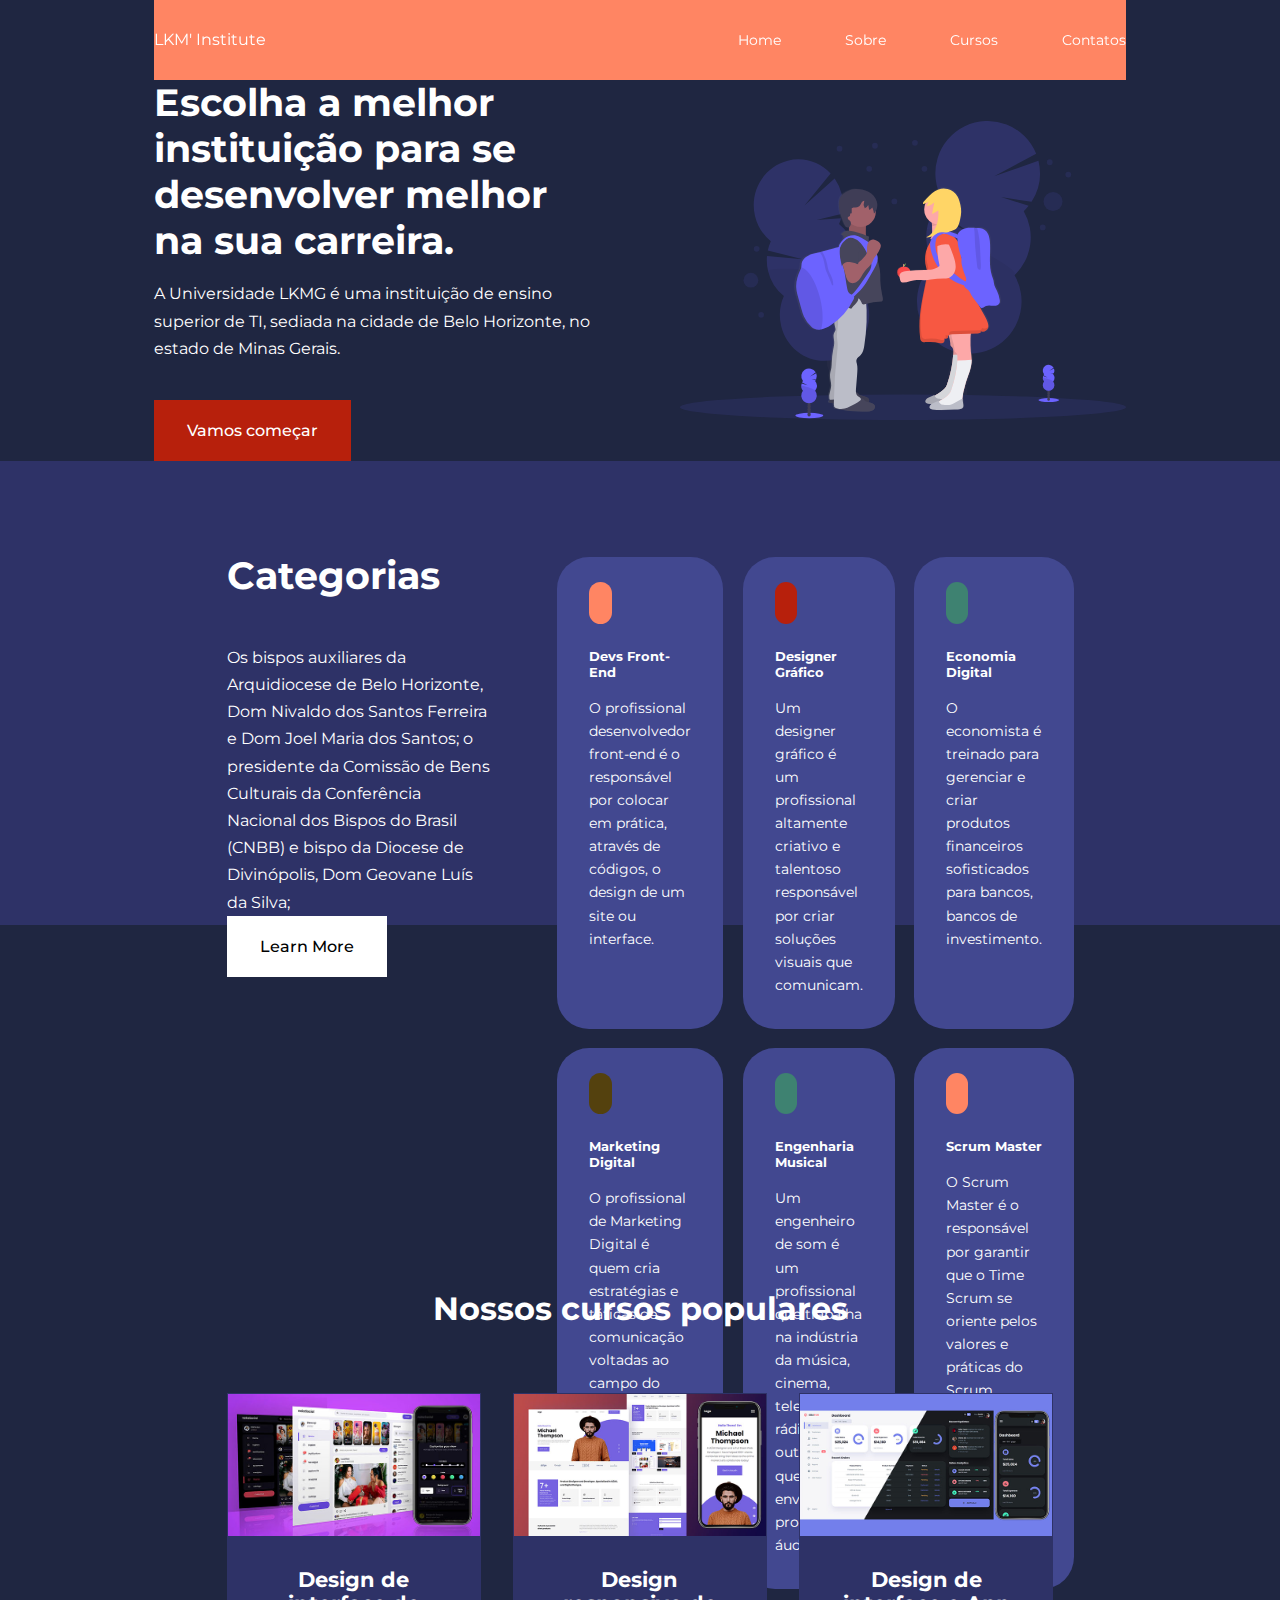
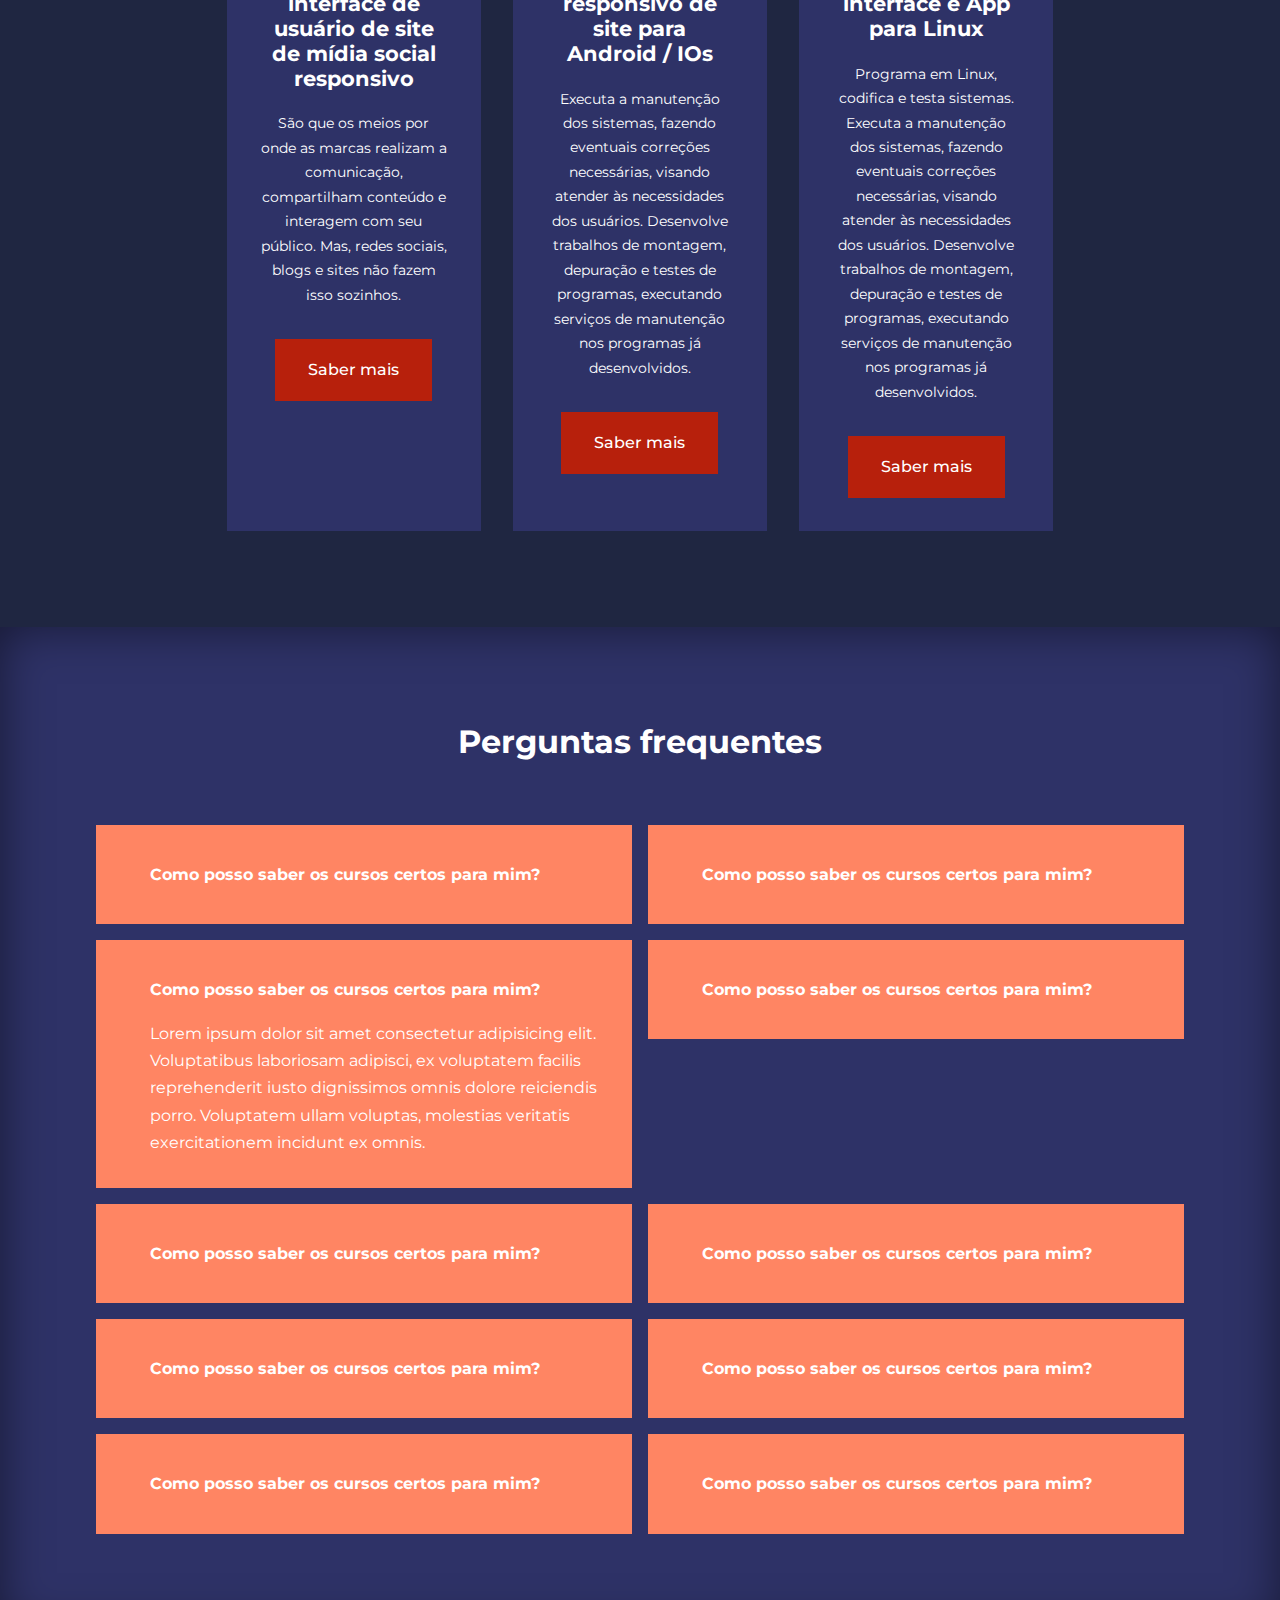
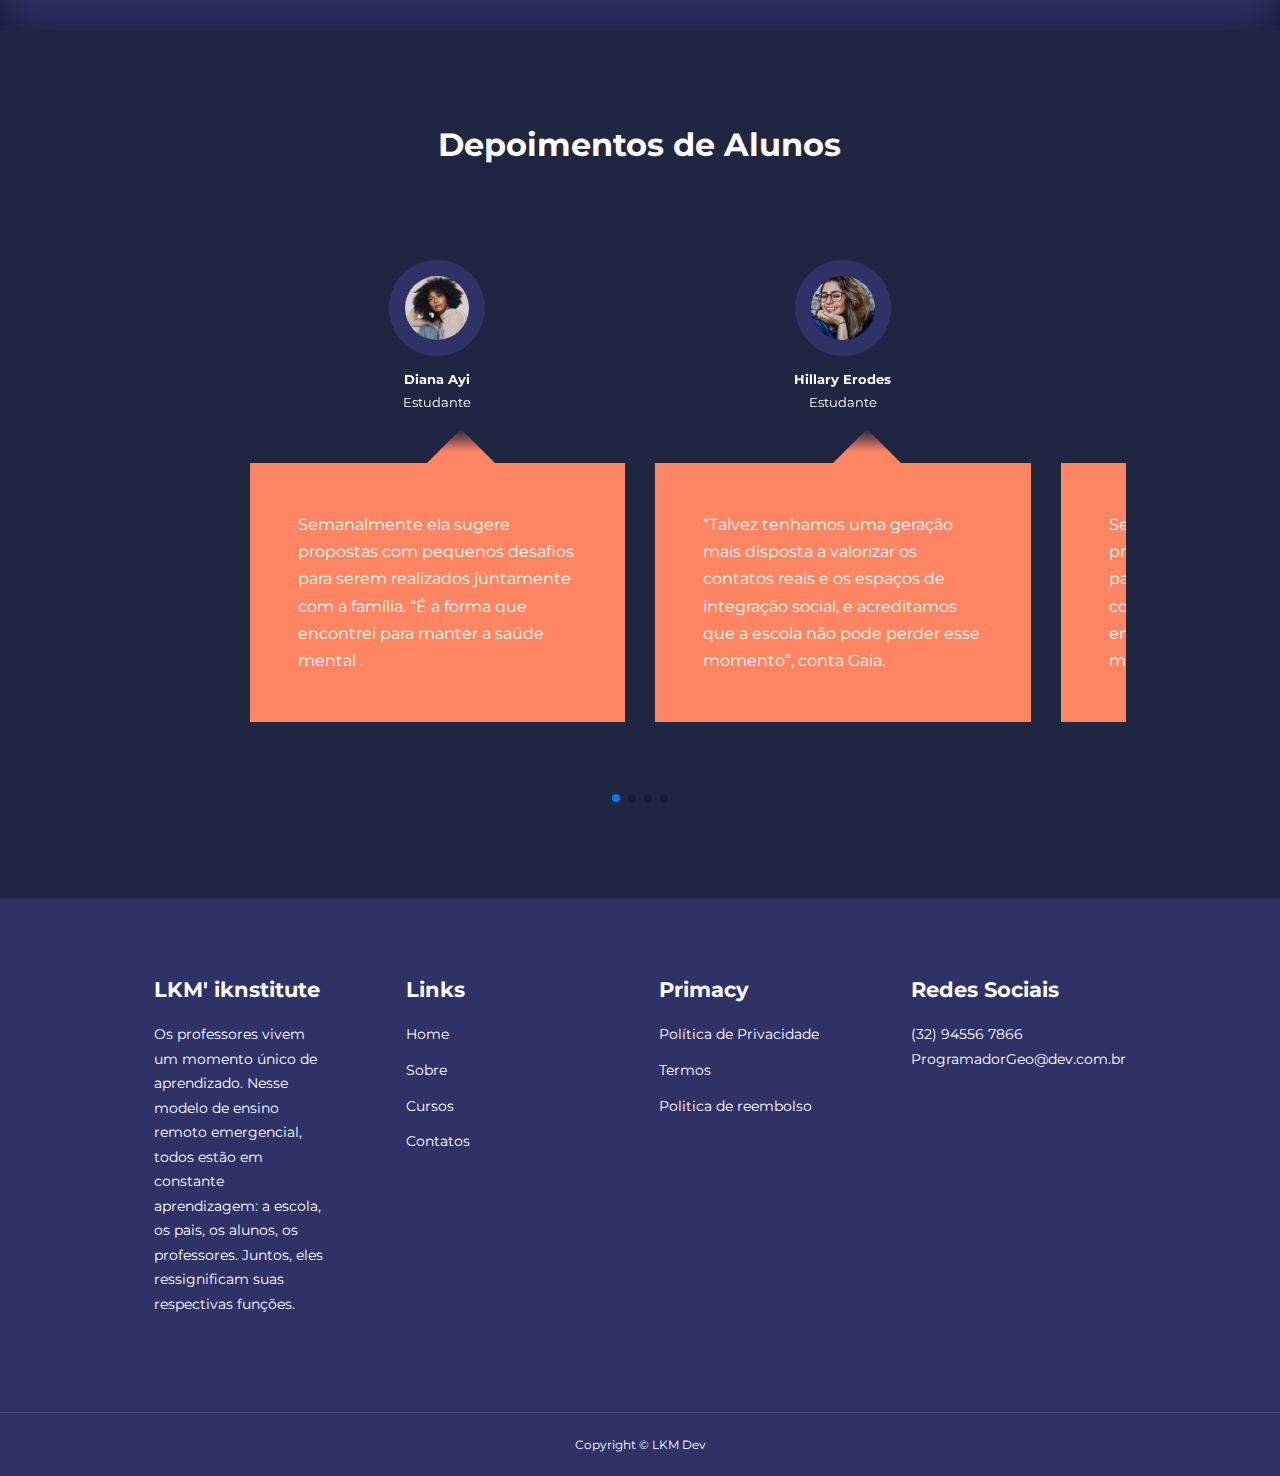
<file: index.html>
<!DOCTYPE html>
<html lang="en">
  <head>
    <meta charset="UTF-8" />
    <meta name="viewport" content="width=device-width, initial-scale=1.0" />
    <title>Instituição LKMG</title>

    <!-- Iconscout CDN -->
    <link
      rel="stylesheet"
      href="https://unicons.iconscout.com/release/v4.0.8/css/line.css"
    />

    <!-- Google font Montserrat -->
    <link rel="preconnect" href="https://fonts.googleapis.com" />
    <link rel="preconnect" href="https://fonts.gstatic.com" crossorigin />
    <link
      href="https://fonts.googleapis.com/css2?family=Montserrat:wght@300;400;500;600;700;800;900&family=Roboto+Mono:wght@700&family=Roboto:wght@400;700&display=swap"
      rel="stylesheet"
    />
    <link
      rel="stylesheet"
      href="https://cdn.jsdelivr.net/npm/swiper@10/swiper-bundle.min.css"
    />

    <link rel="stylesheet" href="./css/style.css" />
  </head>
  <body>
    <nav>
      <div class="container nav__container">
        <a href="index.html">LKM' Institute </a>
        <ul class="nav__menu">
          <li><a href="index.html">Home</a></li>
          <li><a href="about.html">Sobre</a></li>
          <li><a href="courses.html">Cursos</a></li>
          <li><a href="contact.html">Contatos</a></li>
        </ul>
        <button id="open-menu-btn"><i class="uil uil-bars"></i></button>
        <button id="close-menu-btn"><i class="uil uil-multiply"></i></button>
      </div>
    </nav>
    <!-- NavBar End -->

    <header>
      <div class="container header__container">
        <div class="header__left">
          <h1>
            Escolha a melhor instituição para se desenvolver melhor na sua
            carreira.
          </h1>
          <p>
            A Universidade LKMG é uma instituição de ensino superior de TI,
            sediada na cidade de Belo Horizonte, no estado de Minas Gerais.
          </p>
          <a href="courses.html" class="btn btn-primary">Vamos começar</a>
        </div>
        <div class="header__right">
          <div class="header__right-image">
            <img src="./images/header.svg" alt="" />
          </div>
        </div>
      </div>
    </header>
    <!-- End of Header -->

    <section class="categories">
      <div class="container categories__container">
        <div class="categories__left">
          <h1>Categorias</h1>

          <p>
            Os bispos auxiliares da Arquidiocese de Belo Horizonte, Dom Nivaldo
            dos Santos Ferreira e Dom Joel Maria dos Santos; o presidente da
            Comissão de Bens Culturais da Conferência Nacional dos Bispos do
            Brasil (CNBB) e bispo da Diocese de Divinópolis, Dom Geovane Luís da
            Silva;
          </p>

          <a href="#" class="btn">Learn More</a>
        </div>

        <div class="categories__right">
          <article class="category">
            <span class="category__icon"
              ><i class="uil uil-bitcoin-circle"></i
            ></span>
            <h5>Devs Front-End</h5>
            <p>
              O profissional desenvolvedor front-end é o responsável por colocar
              em prática, através de códigos, o design de um site ou interface.
            </p>
          </article>

          <article class="category">
            <span class="category__icon"><i class="uil uil-palette"></i></span>
            <h5>Designer Gráfico</h5>
            <p>
              Um designer gráfico é um profissional altamente criativo e
              talentoso responsável por criar soluções visuais que comunicam.
            </p>
          </article>

          <article class="category">
            <span class="category__icon"
              ><i class="uil uil-usd-circle"></i
            ></span>
            <h5>Economia Digital</h5>
            <p>
              O economista é treinado para gerenciar e criar produtos
              financeiros sofisticados para bancos, bancos de investimento.
            </p>
          </article>

          <article class="category">
            <span class="category__icon"
              ><i class="uil uil-megaphone"></i
            ></span>
            <h5>Marketing Digital</h5>
            <p>
              O profissional de Marketing Digital é quem cria estratégias e
              táticas de comunicação voltadas ao campo do universo digital.
            </p>
          </article>

          <article class="category">
            <span class="category__icon"><i class="uil uil-music"></i></span>
            <h5>Engenharia Musical</h5>
            <p>
              Um engenheiro de som é um profissional que trabalha na indústria
              da música, cinema, televisão, rádio e outras áreas que envolvem a
              produção de áudio.
            </p>
          </article>

          <article class="category">
            <span class="category__icon"
              ><i class="uil uil-puzzle-piece"></i
            ></span>
            <h5>Scrum Master</h5>
            <p>
              O Scrum Master é o responsável por garantir que o Time Scrum se
              oriente pelos valores e práticas do Scrum.
            </p>
          </article>
        </div>
      </div>
    </section>
    <br /><br /><br /><br />
    <!-- End Of Categories -->

    <section class="courses">
      <h2>Nossos cursos populares</h2>
      <div class="container courses__container">
        <article class="course">
          <div class="course__image">
            <img src="./images/course1.jpg" alt="" />
          </div>
          <div class="course__info">
            <h4>
              Design de interface de usuário de site de mídia social responsivo
            </h4>
            <p>
              São que os meios por onde as marcas realizam a comunicação,
              compartilham conteúdo e interagem com seu público. Mas, redes
              sociais, blogs e sites não fazem isso sozinhos.
            </p>
            <a href="courses.html" class="btn btn-primary"> Saber mais </a>
          </div>
        </article>

        <article class="course">
          <div class="course__image">
            <img src="./images/course2.jpg" alt="" />
          </div>
          <div class="course__info">
            <h4>Design responsivo de site para Android / IOs</h4>
            <p>
              Executa a manutenção dos sistemas, fazendo eventuais correções
              necessárias, visando atender às necessidades dos usuários.
              Desenvolve trabalhos de montagem, depuração e testes de programas,
              executando serviços de manutenção nos programas já desenvolvidos.
            </p>
            <a href="courses.html" class="btn btn-primary"> Saber mais </a>
          </div>
        </article>

        <article class="course">
          <div class="course__image">
            <img src="./images/course3.jpg" alt="" />
          </div>
          <div class="course__info">
            <h4>Design de interface e App para Linux</h4>
            <p>
              Programa em Linux, codifica e testa sistemas. Executa a manutenção
              dos sistemas, fazendo eventuais correções necessárias, visando
              atender às necessidades dos usuários. Desenvolve trabalhos de
              montagem, depuração e testes de programas, executando serviços de
              manutenção nos programas já desenvolvidos.
            </p>
            <a href="courses.html" class="btn btn-primary"> Saber mais </a>
          </div>
        </article>
      </div>
    </section>
    <!-- End of Courses -->

    <section class="faqs">
      <h2>Perguntas frequentes</h2>
      <div class="Container faqs__container">
        <article class="faq">
          <div class="faq__icon"><i class="uil uil-plus"></i></div>
          <div class="question__answer">
            <h4>Como posso saber os cursos certos para mim?</h4>
            <p>
              Lorem ipsum dolor sit amet consectetur adipisicing elit.
              Voluptatibus laboriosam adipisci, ex voluptatem facilis
              reprehenderit iusto dignissimos omnis dolore reiciendis porro.
              Voluptatem ullam voluptas, molestias veritatis exercitationem
              incidunt ex omnis.
            </p>
          </div>
        </article>

        <article class="faq">
          <div class="faq__icon"><i class="uil uil-plus"></i></div>
          <div class="question__answer">
            <h4>Como posso saber os cursos certos para mim?</h4>
            <p>
              Lorem ipsum dolor sit amet consectetur adipisicing elit.
              Voluptatibus laboriosam adipisci, ex voluptatem facilis
              reprehenderit iusto dignissimos omnis dolore reiciendis porro.
              Voluptatem ullam voluptas, molestias veritatis exercitationem
              incidunt ex omnis.
            </p>
          </div>
        </article>

        <article class="faq open">
          <div class="faq__icon"><i class="uil uil-plus"></i></div>
          <div class="question__answer">
            <h4>Como posso saber os cursos certos para mim?</h4>
            <p>
              Lorem ipsum dolor sit amet consectetur adipisicing elit.
              Voluptatibus laboriosam adipisci, ex voluptatem facilis
              reprehenderit iusto dignissimos omnis dolore reiciendis porro.
              Voluptatem ullam voluptas, molestias veritatis exercitationem
              incidunt ex omnis.
            </p>
          </div>
        </article>

        <article class="faq">
          <div class="faq__icon"><i class="uil uil-plus"></i></div>
          <div class="question__answer">
            <h4>Como posso saber os cursos certos para mim?</h4>
            <p>
              Lorem ipsum dolor sit amet consectetur adipisicing elit.
              Voluptatibus laboriosam adipisci, ex voluptatem facilis
              reprehenderit iusto dignissimos omnis dolore reiciendis porro.
              Voluptatem ullam voluptas, molestias veritatis exercitationem
              incidunt ex omnis.
            </p>
          </div>
        </article>

        <article class="faq">
          <div class="faq__icon"><i class="uil uil-plus"></i></div>
          <div class="question__answer">
            <h4>Como posso saber os cursos certos para mim?</h4>
            <p>
              Lorem ipsum dolor sit amet consectetur adipisicing elit.
              Voluptatibus laboriosam adipisci, ex voluptatem facilis
              reprehenderit iusto dignissimos omnis dolore reiciendis porro.
              Voluptatem ullam voluptas, molestias veritatis exercitationem
              incidunt ex omnis.
            </p>
          </div>
        </article>

        <article class="faq">
          <div class="faq__icon"><i class="uil uil-plus"></i></div>
          <div class="question__answer">
            <h4>Como posso saber os cursos certos para mim?</h4>
            <p>
              Lorem ipsum dolor sit amet consectetur adipisicing elit.
              Voluptatibus laboriosam adipisci, ex voluptatem facilis
              reprehenderit iusto dignissimos omnis dolore reiciendis porro.
              Voluptatem ullam voluptas, molestias veritatis exercitationem
              incidunt ex omnis.
            </p>
          </div>
        </article>

        <article class="faq">
          <div class="faq__icon"><i class="uil uil-plus"></i></div>
          <div class="question__answer">
            <h4>Como posso saber os cursos certos para mim?</h4>
            <p>
              Lorem ipsum dolor sit amet consectetur adipisicing elit.
              Voluptatibus laboriosam adipisci, ex voluptatem facilis
              reprehenderit iusto dignissimos omnis dolore reiciendis porro.
              Voluptatem ullam voluptas, molestias veritatis exercitationem
              incidunt ex omnis.
            </p>
          </div>
        </article>

        <article class="faq">
          <div class="faq__icon"><i class="uil uil-plus"></i></div>
          <div class="question__answer">
            <h4>Como posso saber os cursos certos para mim?</h4>
            <p>
              Lorem ipsum dolor sit amet consectetur adipisicing elit.
              Voluptatibus laboriosam adipisci, ex voluptatem facilis
              reprehenderit iusto dignissimos omnis dolore reiciendis porro.
              Voluptatem ullam voluptas, molestias veritatis exercitationem
              incidunt ex omnis.
            </p>
          </div>
        </article>

        <article class="faq">
          <div class="faq__icon"><i class="uil uil-plus"></i></div>
          <div class="question__answer">
            <h4>Como posso saber os cursos certos para mim?</h4>
            <p>
              Lorem ipsum dolor sit amet consectetur adipisicing elit.
              Voluptatibus laboriosam adipisci, ex voluptatem facilis
              reprehenderit iusto dignissimos omnis dolore reiciendis porro.
              Voluptatem ullam voluptas, molestias veritatis exercitationem
              incidunt ex omnis.
            </p>
          </div>
        </article>

        <article class="faq">
          <div class="faq__icon"><i class="uil uil-plus"></i></div>
          <div class="question__answer">
            <h4>Como posso saber os cursos certos para mim?</h4>
            <p>
              Lorem ipsum dolor sit amet consectetur adipisicing elit.
              Voluptatibus laboriosam adipisci, ex voluptatem facilis
              reprehenderit iusto dignissimos omnis dolore reiciendis porro.
              Voluptatem ullam voluptas, molestias veritatis exercitationem
              incidunt ex omnis.
            </p>
          </div>
        </article>
      </div>
    </section>
    <!-- faq ENd -->

    <section class="container testimonials_Container mySwiper">
      <h2>Depoimentos de Alunos</h2>
      <div class="swiper-wrapper">
        <article class="testimonial swiper-slide">
          <div class="avatar">
            <img src="./images/avatar1.jpg" alt="" />
          </div>
          <div class="testimonial__info">
            <h5>Diana Ayi</h5>
            <small>Estudante</small>
          </div>
          <div class="testimonial__body">
            <p>
              Semanalmente ela sugere propostas com pequenos desafios para serem
              realizados juntamente com a família. “É a forma que encontrei para
              manter a saúde mental .
            </p>
          </div>
        </article>
        <article class="testimonial swiper-slide">
          <div class="avatar">
            <img src="./images/avatar5.jpg" alt="" />
          </div>
          <div class="testimonial__info">
            <h5>Hillary Erodes</h5>
            <small>Estudante</small>
          </div>
          <div class="testimonial__body">
            <p>
              “Talvez tenhamos uma geração mais disposta a valorizar os contatos
              reais e os espaços de integração social, e acreditamos que a
              escola não pode perder esse momento”, conta Gaia.
            </p>
          </div>
        </article>
        <article class="testimonial swiper-slide">
          <div class="avatar">
            <img src="./images/avatar2.jpg" alt="" />
          </div>
          <div class="testimonial__info">
            <h5>Leo Dias</h5>
            <small>Estudante</small>
          </div>
          <div class="testimonial__body">
            <p>
              Semanalmente ela sugere propostas com pequenos desafios para serem
              realizados juntamente com a família. “É a forma que encontrei para
              manter a saúde mental .
            </p>
          </div>
        </article>
        <article class="testimonial swiper-slide">
          <div class="avatar">
            <img src="./images/avatar3.jpg" alt="" />
          </div>
          <div class="testimonial__info">
            <h5>Petter Jhonson</h5>
            <small>Estudante</small>
          </div>
          <div class="testimonial__body">
            <p>
              “Talvez tenhamos uma geração mais disposta a valorizar os contatos
              reais e os espaços de integração social, e acreditamos que a
              escola não pode perder esse momento”, conta Gaia.
            </p>
          </div>
        </article>
        <article class="testimonial swiper-slide">
          <div class="avatar">
            <img src="./images/avatar4.jpg" alt="" />
          </div>
          <div class="testimonial__info">
            <h5>Hayulah da Vince</h5>
            <small>Estudante</small>
          </div>
          <div class="testimonial__body">
            <p>
              Ela relata que existe alunos super conectados que já esboçam o
              desejo de se tornarem “youtubers” e outros que buscam o auxílio da
              prefeitura para garantir a merenda em casa.
            </p>
          </div>
        </article>
      </div>
      <div class="swiper-pagination"></div>
    </section>
    <!-- testimonial end -->

    <footer class="footer">
      <div class="container footer__container">
        <div class="footer__1">
          <a href="index.html" class="footer__logo"><h4>LKM' iknstitute</h4></a>
          <p>
            Os professores vivem um momento único de aprendizado. Nesse modelo
            de ensino remoto emergencial, todos estão em constante aprendizagem:
            a escola, os pais, os alunos, os professores. Juntos, eles
            ressignificam suas respectivas funções.
          </p>
        </div>

        <div class="footer__2">
          <h4>Links</h4>
          <ul class="permalinks">
            <li><a href="index.html">Home</a></li>
            <li><a href="about.html">Sobre</a></li>
            <li><a href="courses.html">Cursos</a></li>
            <li><a href="contact.html">Contatos</a></li>
          </ul>
        </div>

        <div class="footer__3">
          <h4>Primacy</h4>
          <ul class="privacy">
            <li><a href="#">Política de Privacidade</a></li>
            <li><a href="#"> Termos</a></li>
            <li><a href="#">Politica de reembolso</a></li>
          </ul>
        </div>

        <div class="footer__4">
          <h4>Redes Sociais</h4>
          <div>
            <p>(32) 94556 7866</p>
            <p>ProgramadorGeo@dev.com.br</p>
          </div>

          <ul class="footer__socials">
            <li>
              <a href="#"><i class="uil uil-facebook-f"></i></a>
            </li>
            <li>
              <a href="#"><i class="uil uil-instagram-alt"></i></a>
            </li>
            <li>
              <a href="#"><i class="uil uil-twitter"></i></a>
            </li>
            <li>
              <a href="#"><i class="uil uil-linkedin-alt"></i></a>
            </li>
          </ul>
        </div>
      </div>
      <div class="footer__copyright">
        <small> Copyright &copy; LKM Dev</small>
      </div>
    </footer>

    <script src="https://cdn.jsdelivr.net/npm/swiper@10/swiper-bundle.min.js"></script>
    <script src="main.js"></script>

    <script>
      var swiper = new Swiper(".mySwiper", {
        slidesPerView: 1,
        spaceBetween: 30,
        pagination: {
          el: ".swiper-pagination",
          clickable: true,
        },
        // window width >= 600px
        breakpoints: {
          600: {
            slidesPerView: 2,
          },
        },
      });
    </script>
  </body>
</html>
</file>
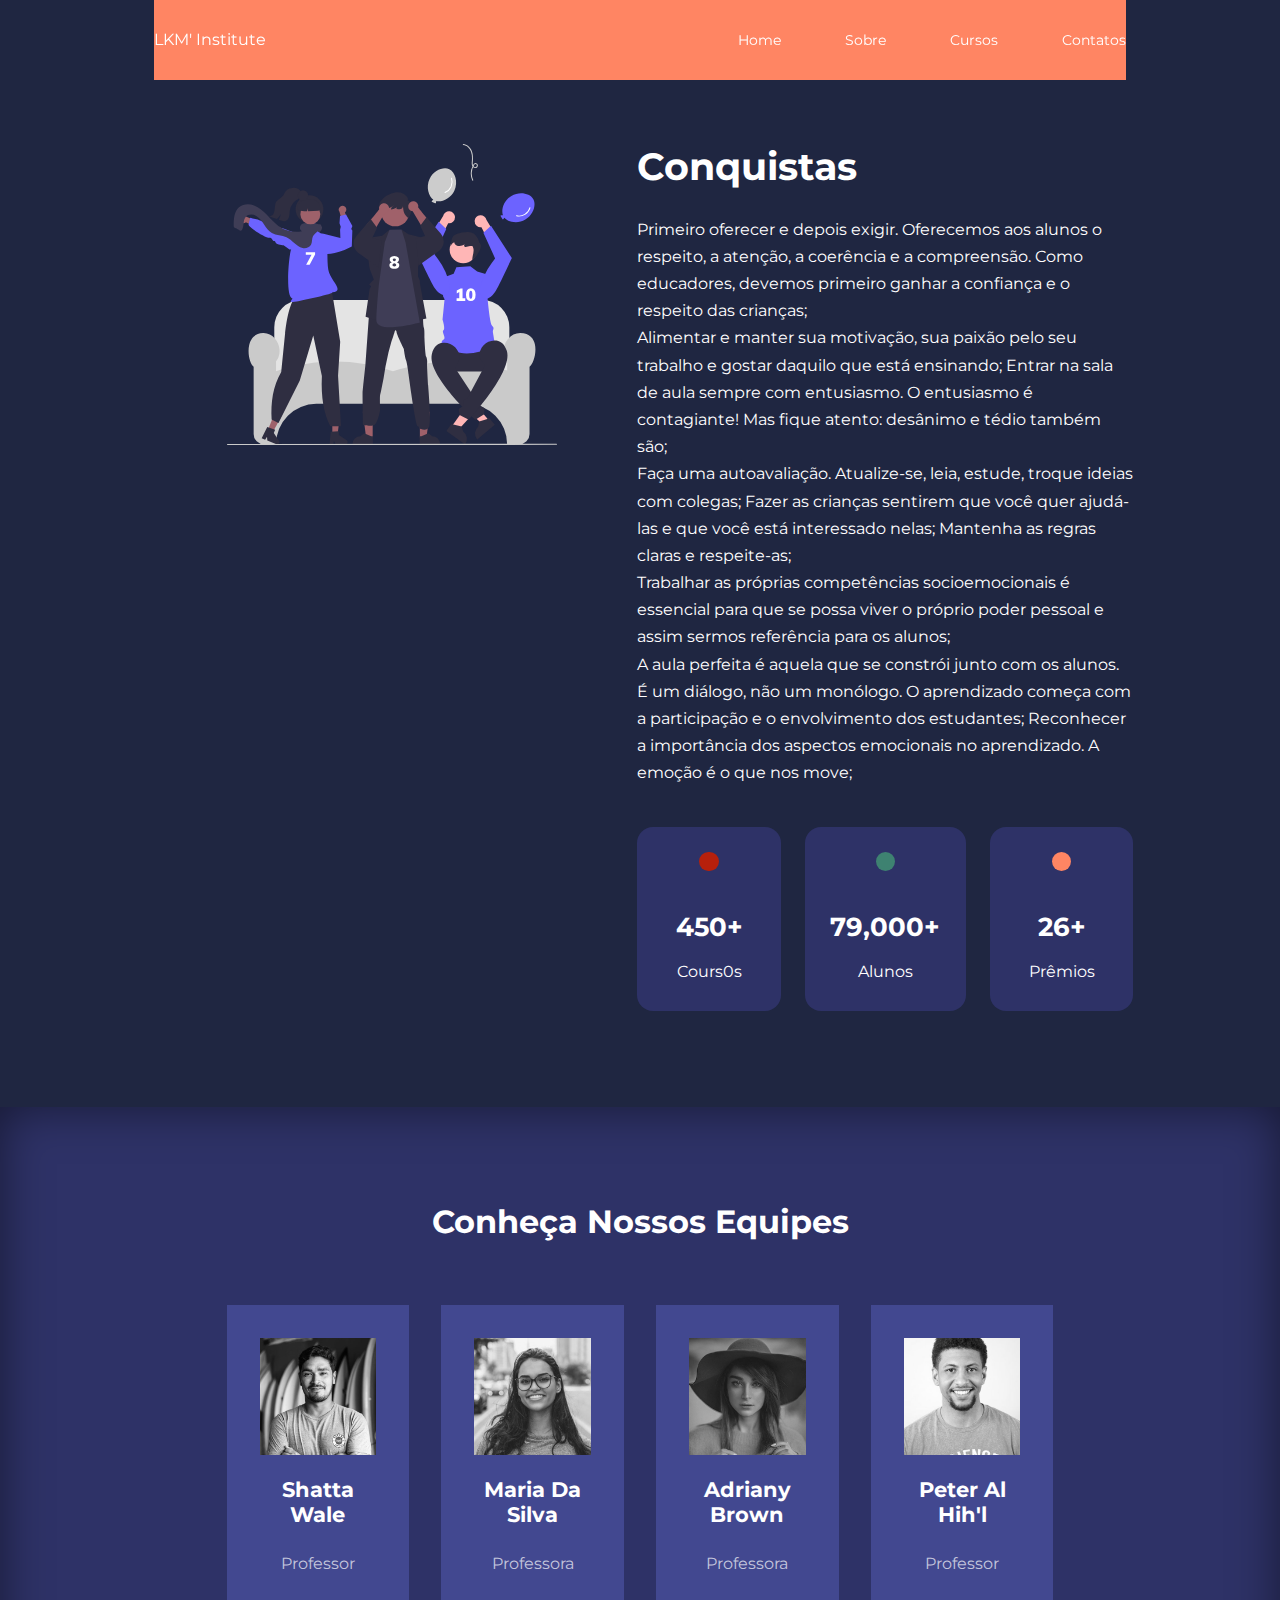
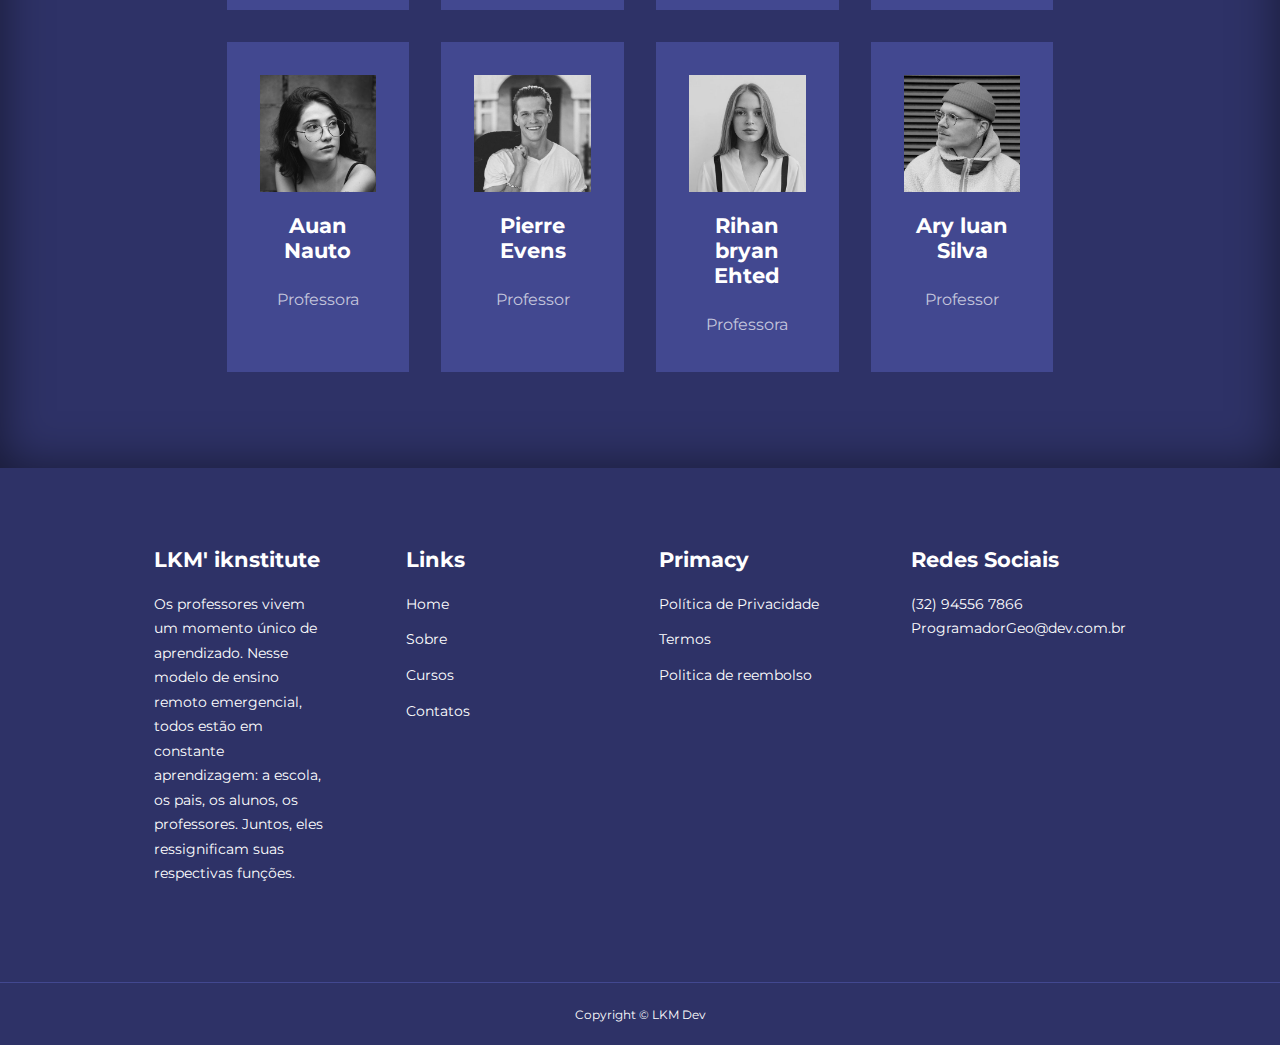
<file: about.html>
<!DOCTYPE html>
<html lang="en">
  <head>
    <meta charset="UTF-8" />
    <meta name="viewport" content="width=device-width, initial-scale=1.0" />
    <title>Instituição LKMG</title>

    <!-- Iconscout CDN -->
    <link
      rel="stylesheet"
      href="https://unicons.iconscout.com/release/v4.0.8/css/line.css"
    />

    <!-- Google font Montserrat -->
    <link rel="preconnect" href="https://fonts.googleapis.com" />
    <link rel="preconnect" href="https://fonts.gstatic.com" crossorigin />
    <link
      href="https://fonts.googleapis.com/css2?family=Montserrat:wght@300;400;500;600;700;800;900&family=Roboto+Mono:wght@700&family=Roboto:wght@400;700&display=swap"
      rel="stylesheet"
    />
    

    <link rel="stylesheet" href="./css/style.css" />
    <link rel="stylesheet" href="./css/about.css" />
  </head>
  <body>
    <nav>
      <div class="container nav__container">
        <a href="index.html">LKM' Institute </a>
        <ul class="nav__menu">
          <li><a href="index.html">Home</a></li>
          <li><a href="about.html">Sobre</a></li>
          <li><a href="courses.html">Cursos</a></li>
          <li><a href="contact.html">Contatos</a></li>
        </ul>
        <button id="open-menu-btn"><i class="uil uil-bars"></i></button>
        <button id="close-menu-btn"><i class="uil uil-multiply"></i></button>
      </div>
    </nav>
    <!-- NavBar End -->

    <section class="about__achievements">
        <div class="container about__achievements-container">
            <div class="about__achievements-left">
                <img src="./images/about achievements.svg">
            </div>
            <div class="about__achievements-right">
                <h1>Conquistas</h1>
                <p>
                  Primeiro oferecer e depois exigir. Oferecemos aos alunos o respeito, a atenção, a coerência e a compreensão. Como educadores, devemos primeiro ganhar a confiança e o respeito das crianças; <br>
                  Alimentar e manter sua motivação, sua paixão pelo seu trabalho e gostar daquilo que está ensinando;
                  Entrar na sala de aula sempre com entusiasmo. O entusiasmo é contagiante! Mas fique atento: desânimo e tédio também são; <br>
                  Faça uma autoavaliação. Atualize-se, leia, estude, troque ideias com colegas;
                  Fazer as crianças sentirem que você quer ajudá-las e que você está interessado nelas;
                  Mantenha as regras claras e respeite-as;<br>
                  Trabalhar as próprias competências socioemocionais é essencial para que se possa viver o próprio poder pessoal e assim sermos referência para os alunos; <br>
                  A aula perfeita é aquela que se constrói junto com os alunos. É um diálogo, não um monólogo. O aprendizado começa com a participação e o envolvimento dos estudantes;
                  Reconhecer a importância dos aspectos emocionais no aprendizado. A emoção é o que nos move;
                                  </p>
                <div class="achievements__cards">
                    <article class="achievement__card">
                        <span class="achievement__icon">
                            <i class="uil uil-video"></i>
                        </span>
                        <h3>450+</h3>
                        <p>Cours0s</p>
                    </article>

                    <article class="achievement__card">
                        <span class="achievement__icon">
                            <i class="uil uil-users-alt"></i>
                        </span>
                        <h3>79,000+</h3>
                        <p>Alunos</p>
                    </article>

                    <article class="achievement__card">
                        <span class="achievement__icon">
                            <i class="uil uil-trophy"></i>
                        </span>
                        <h3>26+</h3>
                        <p>Prêmios</p>
                    </article>
                </div>
            </div>   
        </div>
    </section>
<!-- Achievements end -->


<section class="team">
  <h2>Conheça Nossos Equipes</h2>
  <div class="container team__container">
    <article class="team__member">
      <div class="team__member-image">
        <img src="./images/tm1.jpg" alt="">
      </div>
      <div class="team__member-info">
        <h4>Shatta Wale</h4>
        <p>Professor</p>
      </div>
      <div class="team__member-socials">
        <a href="https://instagram.com" target="_blank"><i class="uil uil-instagram"></i></a>
        <a href="https://twitter.com" target="_blank"><i class="uil uil-twitter-alt"></i></a>
        <a href="https://linkedin.com" target="_blank"><i class="uil uil-linkedin-alt"></i></a>
      </div>
    </article>
    <article class="team__member">
      <div class="team__member-image">
        <img src="./images/tm2.jpg" alt="">
      </div>
      <div class="team__member-info">
        <h4>Maria Da Silva</h4>
        <p>Professora</p>
      </div>
      <div class="team__member-socials">
        <a href="https://instagram.com" target="_blank"><i class="uil uil-instagram"></i></a>
        <a href="https://twitter.com" target="_blank"><i class="uil uil-twitter-alt"></i></a>
        <a href="https://linkedin.com" target="_blank"><i class="uil uil-linkedin-alt"></i></a>
      </div>
    </article>
    <article class="team__member">
      <div class="team__member-image">
        <img src="./images/tm3.jpg" alt="">
      </div>
      <div class="team__member-info">
        <h4>Adriany Brown</h4>
        <p>Professora</p>
      </div>
      <div class="team__member-socials">
        <a href="https://instagram.com" target="_blank"><i class="uil uil-instagram"></i></a>
        <a href="https://twitter.com" target="_blank"><i class="uil uil-twitter-alt"></i></a>
        <a href="https://linkedin.com" target="_blank"><i class="uil uil-linkedin-alt"></i></a>
      </div>
    </article>
    <article class="team__member">
      <div class="team__member-image">
        <img src="./images/tm4.jpg" alt="">
      </div>
      <div class="team__member-info">
        <h4>Peter Al Hih'l</h4>
        <p>Professor</p>
      </div>
      <div class="team__member-socials">
        <a href="https://instagram.com" target="_blank"><i class="uil uil-instagram"></i></a>
        <a href="https://twitter.com" target="_blank"><i class="uil uil-twitter-alt"></i></a>
        <a href="https://linkedin.com" target="_blank"><i class="uil uil-linkedin-alt"></i></a>
      </div>
    </article>
    <article class="team__member">
      <div class="team__member-image">
        <img src="./images/tm5.jpg" alt="">
      </div>
      <div class="team__member-info">
        <h4>Auan Nauto</h4>
        <p>Professora</p>
      </div>
      <div class="team__member-socials">
        <a href="https://instagram.com" target="_blank"><i class="uil uil-instagram"></i></a>
        <a href="https://twitter.com" target="_blank"><i class="uil uil-twitter-alt"></i></a>
        <a href="https://linkedin.com" target="_blank"><i class="uil uil-linkedin-alt"></i></a>
      </div>
    </article>
    <article class="team__member">
      <div class="team__member-image">
        <img src="./images/tm6.jpg" alt="">
      </div>
      <div class="team__member-info">
        <h4>Pierre Evens</h4>
        <p>Professor</p>
      </div>
      <div class="team__member-socials">
        <a href="https://instagram.com" target="_blank"><i class="uil uil-instagram"></i></a>
        <a href="https://twitter.com" target="_blank"><i class="uil uil-twitter-alt"></i></a>
        <a href="https://linkedin.com" target="_blank"><i class="uil uil-linkedin-alt"></i></a>
      </div>
    </article>
    <article class="team__member">
      <div class="team__member-image">
        <img src="./images/tm7.jpg" alt="">
      </div>
      <div class="team__member-info">
        <h4>Rihan bryan Ehted</h4>
        <p>Professora</p>
      </div>
      <div class="team__member-socials">
        <a href="https://instagram.com" target="_blank"><i class="uil uil-instagram"></i></a>
        <a href="https://twitter.com" target="_blank"><i class="uil uil-twitter-alt"></i></a>
        <a href="https://linkedin.com" target="_blank"><i class="uil uil-linkedin-alt"></i></a>
      </div>
    </article>
    <article class="team__member">
      <div class="team__member-image">
        <img src="./images/tm8.jpg" alt="">
      </div>
      <div class="team__member-info">
        <h4>Ary luan Silva</h4>
        <p>Professor</p>
      </div>
      <div class="team__member-socials">
        <a href="https://instagram.com" target="_blank"><i class="uil uil-instagram"></i></a>
        <a href="https://twitter.com" target="_blank"><i class="uil uil-twitter-alt"></i></a>
        <a href="https://linkedin.com" target="_blank"><i class="uil uil-linkedin-alt"></i></a>
      </div>
    </article>
</section>

<!-- Team section -->


    <footer class="footer">
        <div class="container footer__container">
          <div class="footer__1">
            <a href="index.html" class="footer__logo"><h4>LKM' iknstitute</h4></a>
            <p>
              Os professores vivem um momento único de aprendizado. Nesse modelo
              de ensino remoto emergencial, todos estão em constante aprendizagem:
              a escola, os pais, os alunos, os professores. Juntos, eles
              ressignificam suas respectivas funções.
            </p>
          </div>
  
          <div class="footer__2">
            <h4>Links</h4>
            <ul class="permalinks">
              <li><a href="index.html">Home</a></li>
              <li><a href="about.html">Sobre</a></li>
              <li><a href="courses.html">Cursos</a></li>
              <li><a href="contact.html">Contatos</a></li>
            </ul>
          </div>
  
          <div class="footer__3">
            <h4>Primacy</h4>
            <ul class="privacy">
              <li><a href="#">Política de Privacidade</a></li>
              <li><a href="#"> Termos</a></li>
              <li><a href="#">Politica de reembolso</a></li>
            </ul>
          </div>
  
          <div class="footer__4">
            <h4>Redes Sociais</h4>
            <div>
              <p>(32) 94556 7866</p>
              <p>ProgramadorGeo@dev.com.br</p>
            </div>
  
            <ul class="footer__socials">
              <li>
                <a href="#"><i class="uil uil-facebook-f"></i></a>
              </li>
              <li>
                <a href="#"><i class="uil uil-instagram-alt"></i></a>
              </li>
              <li>
                <a href="#"><i class="uil uil-twitter"></i></a>
              </li>
              <li>
                <a href="#"><i class="uil uil-linkedin-alt"></i></a>
              </li>
            </ul>
          </div>
        </div>
        <div class="footer__copyright">
          <small> Copyright &copy; LKM Dev</small>
        </div>
      </footer>
  
      <script src="main.js"></script>
  
      
    </body>
  </html>
</file>
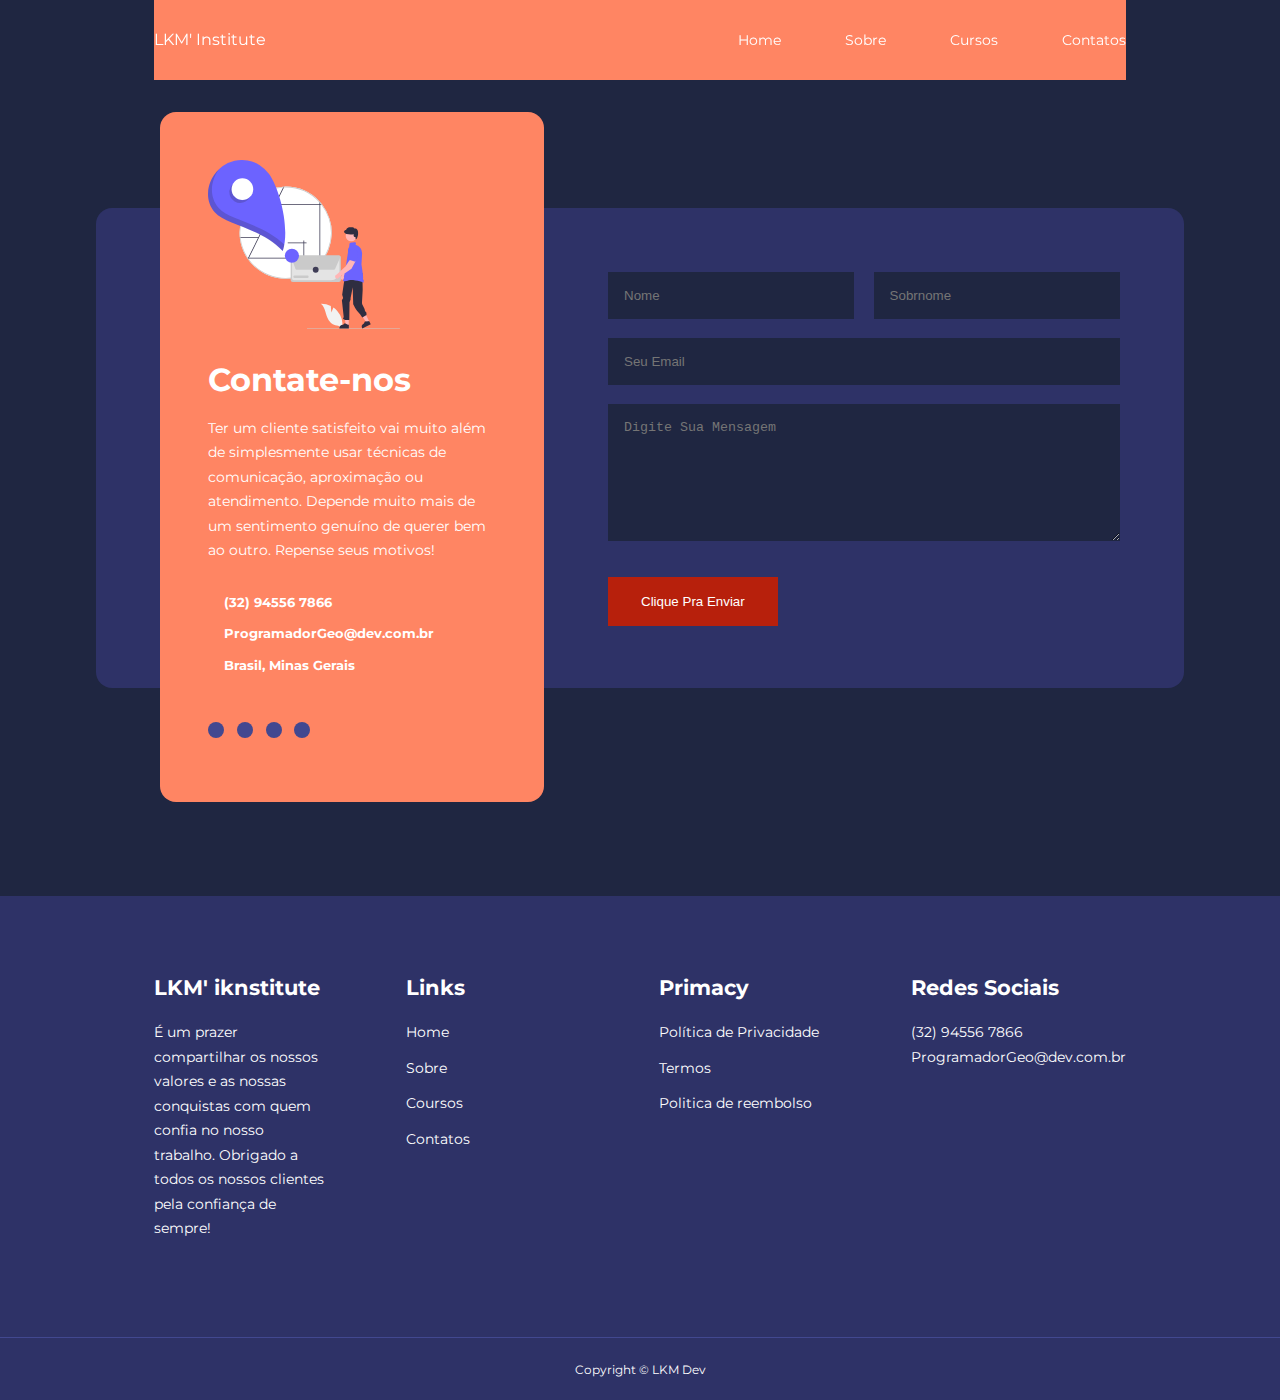
<file: contact.html>
<!DOCTYPE html>
<html lang="en">
  <head>
    <meta charset="UTF-8" />
    <meta name="viewport" content="width=device-width, initial-scale=1.0" />
    <title>Instituição LKMG</title>

    <!-- Iconscout CDN -->
    <link
      rel="stylesheet"
      href="https://unicons.iconscout.com/release/v4.0.8/css/line.css"
    />

    <!-- Google font Montserrat -->
    <link rel="preconnect" href="https://fonts.googleapis.com" />
    <link rel="preconnect" href="https://fonts.gstatic.com" crossorigin />
    <link
      href="https://fonts.googleapis.com/css2?family=Montserrat:wght@300;400;500;600;700;800;900&family=Roboto+Mono:wght@700&family=Roboto:wght@400;700&display=swap"
      rel="stylesheet"
    />
    

    <link rel="stylesheet" href="./css/style.css" />
    <link rel="stylesheet" href="./css/contact.css" />
  </head>
  <body>
    <nav>
      <div class="container nav__container">
        <a href="index.html">LKM' Institute </a>
        <ul class="nav__menu">
          <li><a href="index.html">Home</a></li>
          <li><a href="about.html">Sobre</a></li>
          <li><a href="courses.html">Cursos</a></li>
          <li><a href="contact.html">Contatos</a></li>
        </ul>
        <button id="open-menu-btn"><i class="uil uil-bars"></i></button>
        <button id="close-menu-btn"><i class="uil uil-multiply"></i></button>
      </div>
    </nav>
    <!-- End Of Navbar -->




    <section class="contact">
        <div class="contact contact__container">
            <aside class="contact__aside">
                <div class="aside__image">
                    <img src="./images/contact.svg" alt="">
                </div>
                <h2>Contate-nos</h2>
                <p>Ter um cliente satisfeito vai muito além de simplesmente usar técnicas de comunicação, aproximação ou atendimento. Depende muito mais de um sentimento genuíno de querer bem ao outro. Repense seus motivos!</p>
                <ul class="contact__details">
                    <li>
                        <i class="uil uil-phone-times"></i>
                        <h5>(32) 94556 7866</h5>
                    </li>
                    <li>
                        <i class="uil uil-envelope"></i>
                        <h5>ProgramadorGeo@dev.com.br</h5>
                    </li>
                    <li>
                        <i class="uil uil-location-point"></i>
                        <h5>Brasil, Minas Gerais</h5>
                    </li>
                    <ul class="contact__socials">
                        <li>
                            <a href="#"><i class="uil uil-facebook-f"></i></a>
                          </li>
                          <li>
                            <a href="#"><i class="uil uil-instagram-alt"></i></a>
                          </li>
                          <li>
                            <a href="#"><i class="uil uil-twitter"></i></a>
                          </li>
                          <li>
                            <a href="#"><i class="uil uil-linkedin-alt"></i></a>
                          </li>
                </ul>
            </aside>

            <form class="contact__form">
                <div class="form__name">
                    <input type="text" name="First Name" placeholder="Nome" required>
                    <input type="text" name="Last Name" placeholder="Sobrnome" required>
                </div>
                <input type="email" name="Email Address" placeholder="Seu Email" required>
                <textarea name="Message" rows="7" placeholder="Digite Sua Mensagem" required></textarea>
                <button type="submit" class="btn btn-primary">Clique Pra Enviar</button>
            </form>
        </div>
    </section>





    <footer class="footer">
        <div class="container footer__container">
          <div class="footer__1">
            <a href="index.html" class="footer__logo"><h4>LKM' iknstitute</h4></a>
            <p>
              É um prazer compartilhar os nossos valores e as nossas conquistas com quem confia no nosso trabalho. Obrigado a todos os nossos clientes pela confiança de sempre!
            </p>
          </div>
  
          <div class="footer__2">
            <h4>Links</h4>
            <ul class="permalinks">
              <li><a href="index.html">Home</a></li>
              <li><a href="about.html">Sobre</a></li>
              <li><a href="courses.html">Coursos</a></li>
              <li><a href="contact.html">Contatos</a></li>
            </ul>
          </div>
  
          <div class="footer__3">
            <h4>Primacy</h4>
            <ul class="privacy">
              <li><a href="#">Política de Privacidade</a></li>
              <li><a href="#"> Termos</a></li>
              <li><a href="#">Politica de reembolso</a></li>
            </ul>
          </div>
  
          <div class="footer__4">
            <h4>Redes Sociais</h4>
            <div>
              <p>(32) 94556 7866</p>
              <p>ProgramadorGeo@dev.com.br</p>
            </div>
  
            <ul class="footer__socials">
              <li>
                <a href="#"><i class="uil uil-facebook-f"></i></a>
              </li>
              <li>
                <a href="#"><i class="uil uil-instagram-alt"></i></a>
              </li>
              <li>
                <a href="#"><i class="uil uil-twitter"></i></a>
              </li>
              <li>
                <a href="#"><i class="uil uil-linkedin-alt"></i></a>
              </li>
            </ul>
          </div>
        </div>
        <div class="footer__copyright">
          <small> Copyright &copy; LKM Dev</small>
        </div>
      </footer>
  
      <script src="main.js"></script>
  
      
    </body>
  </html>
</file>
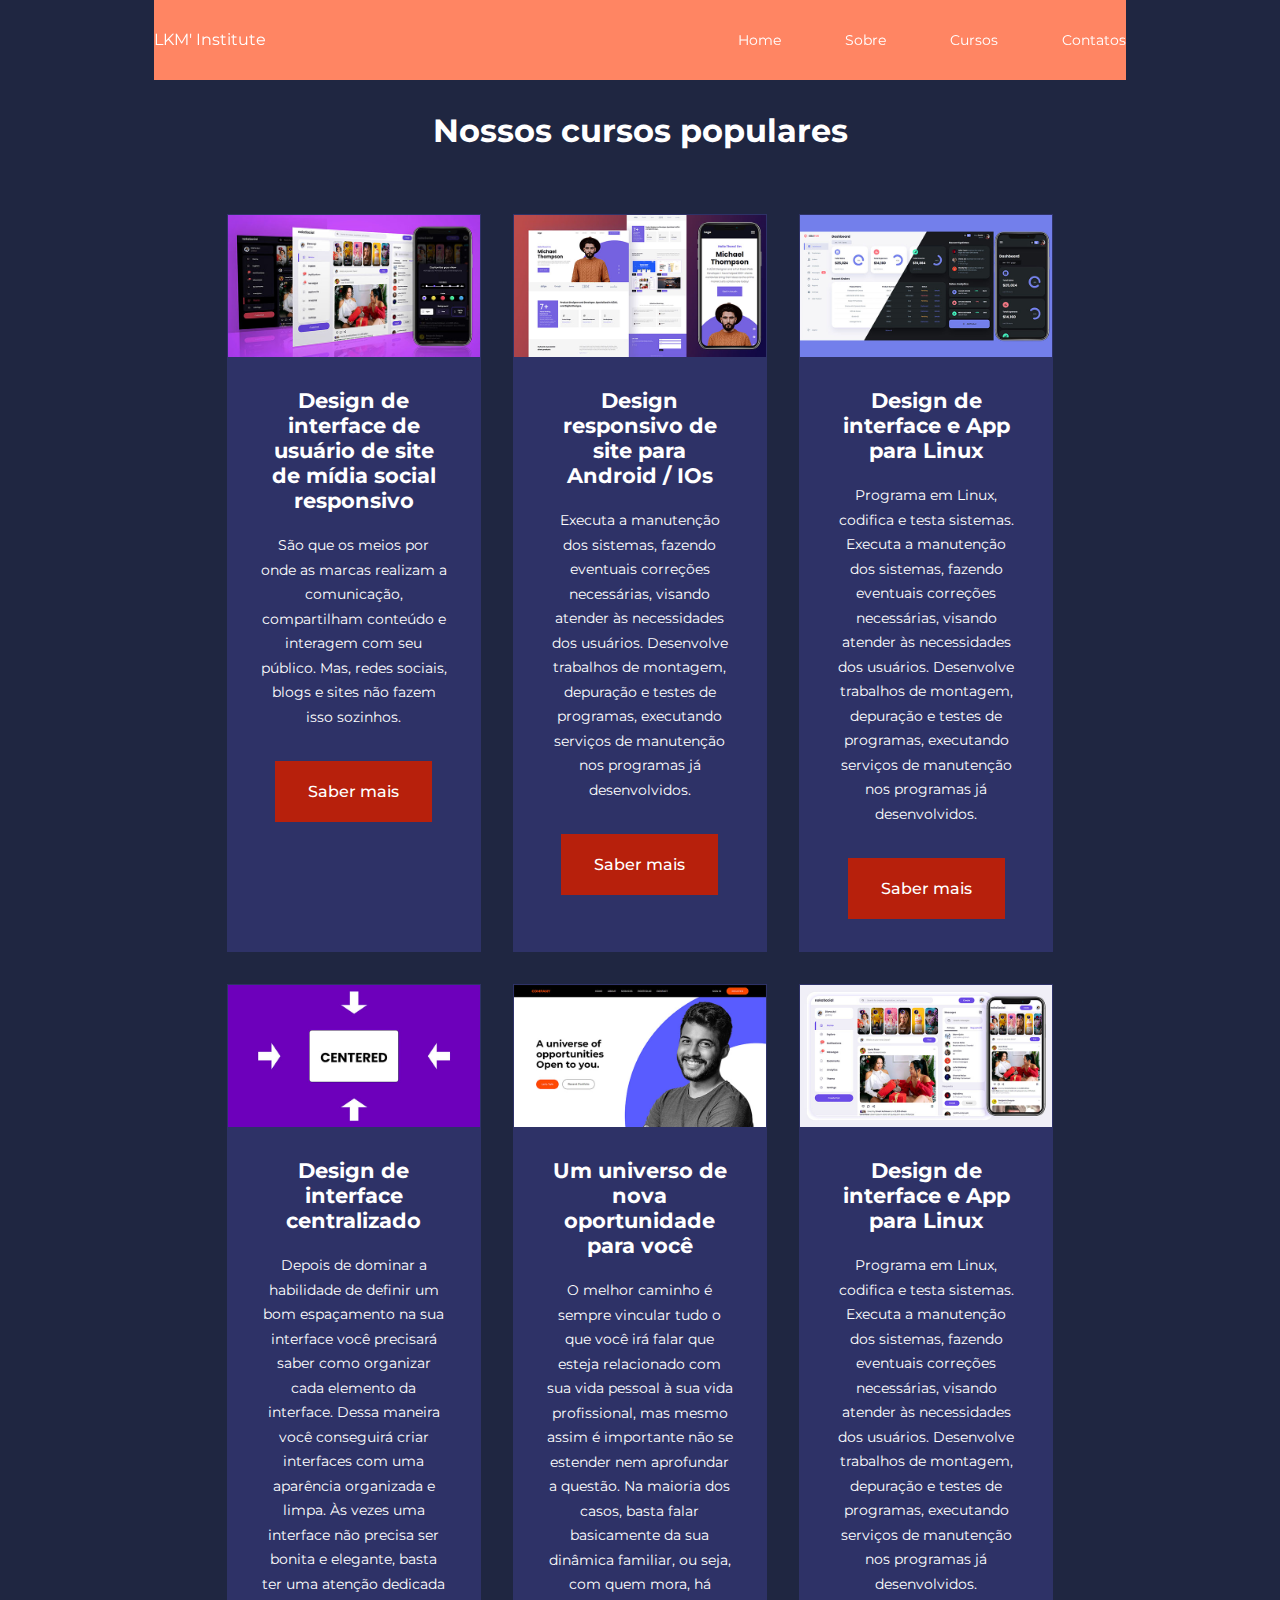
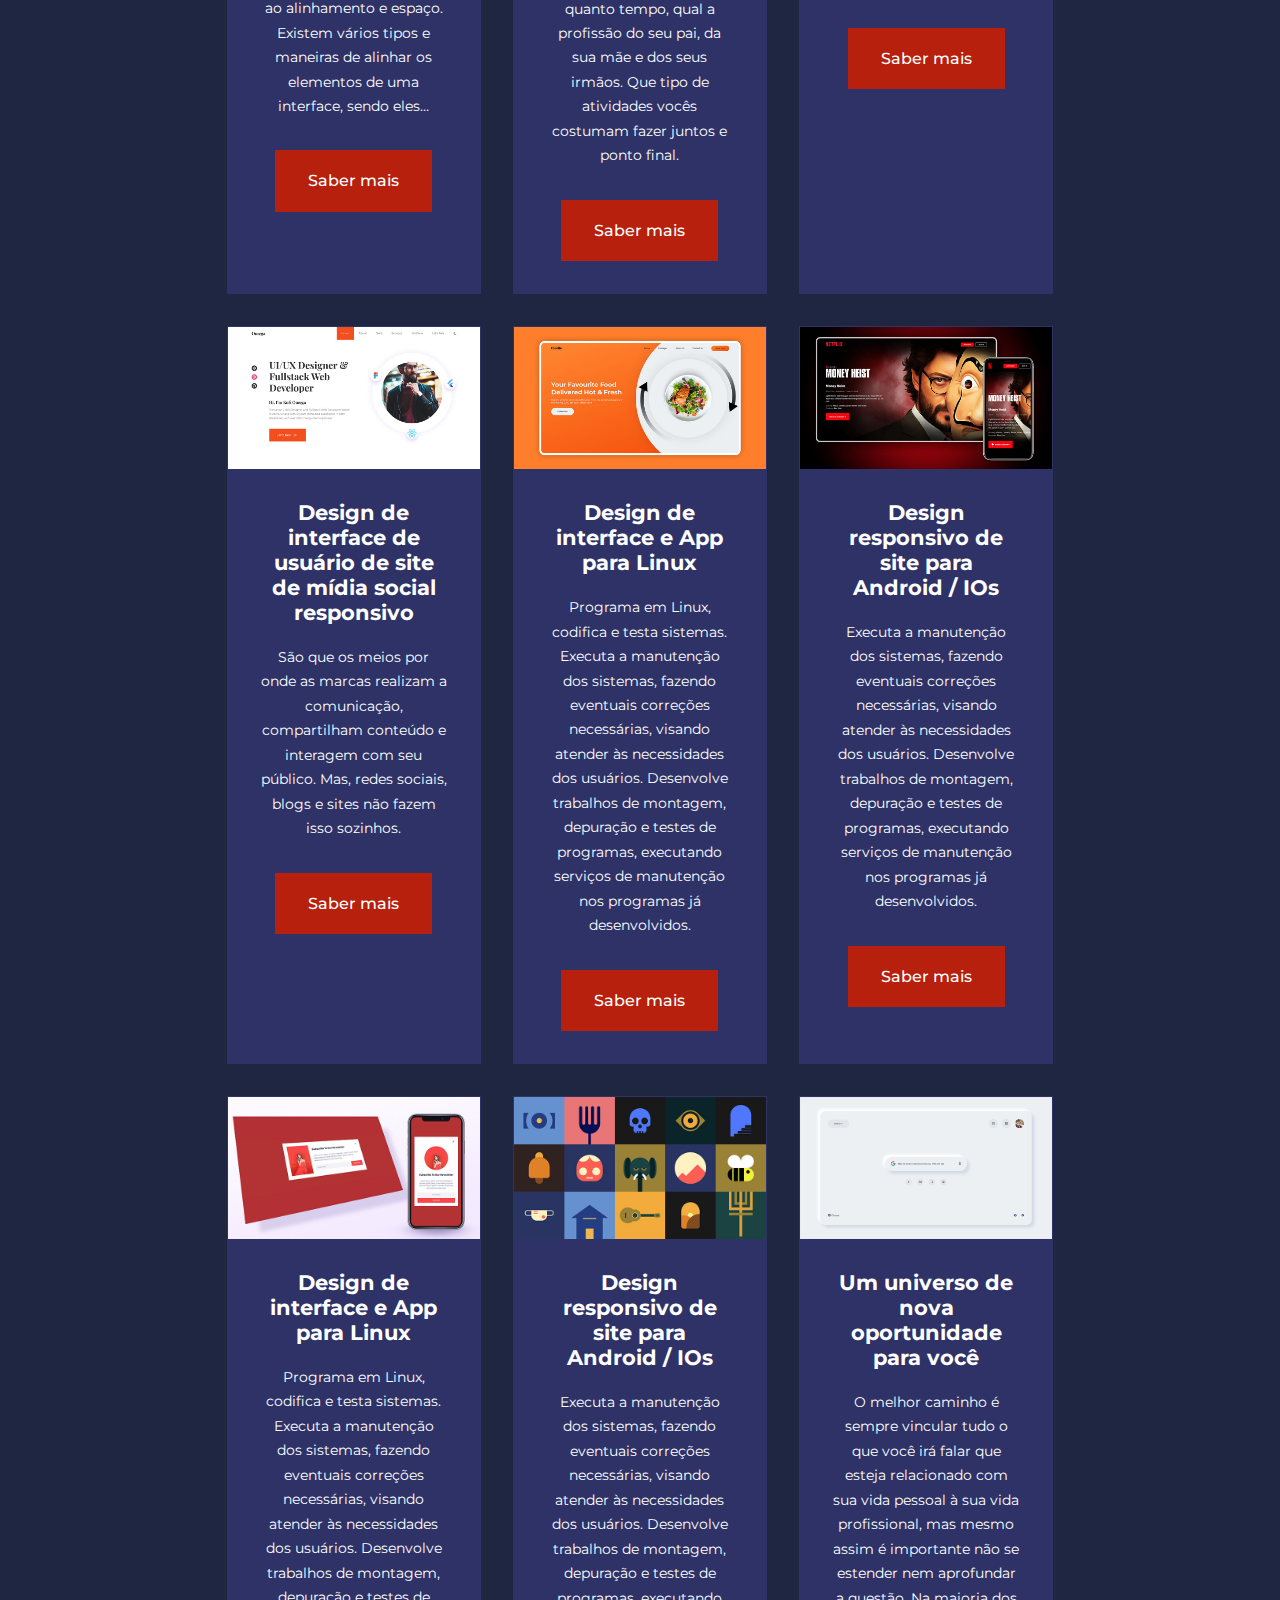
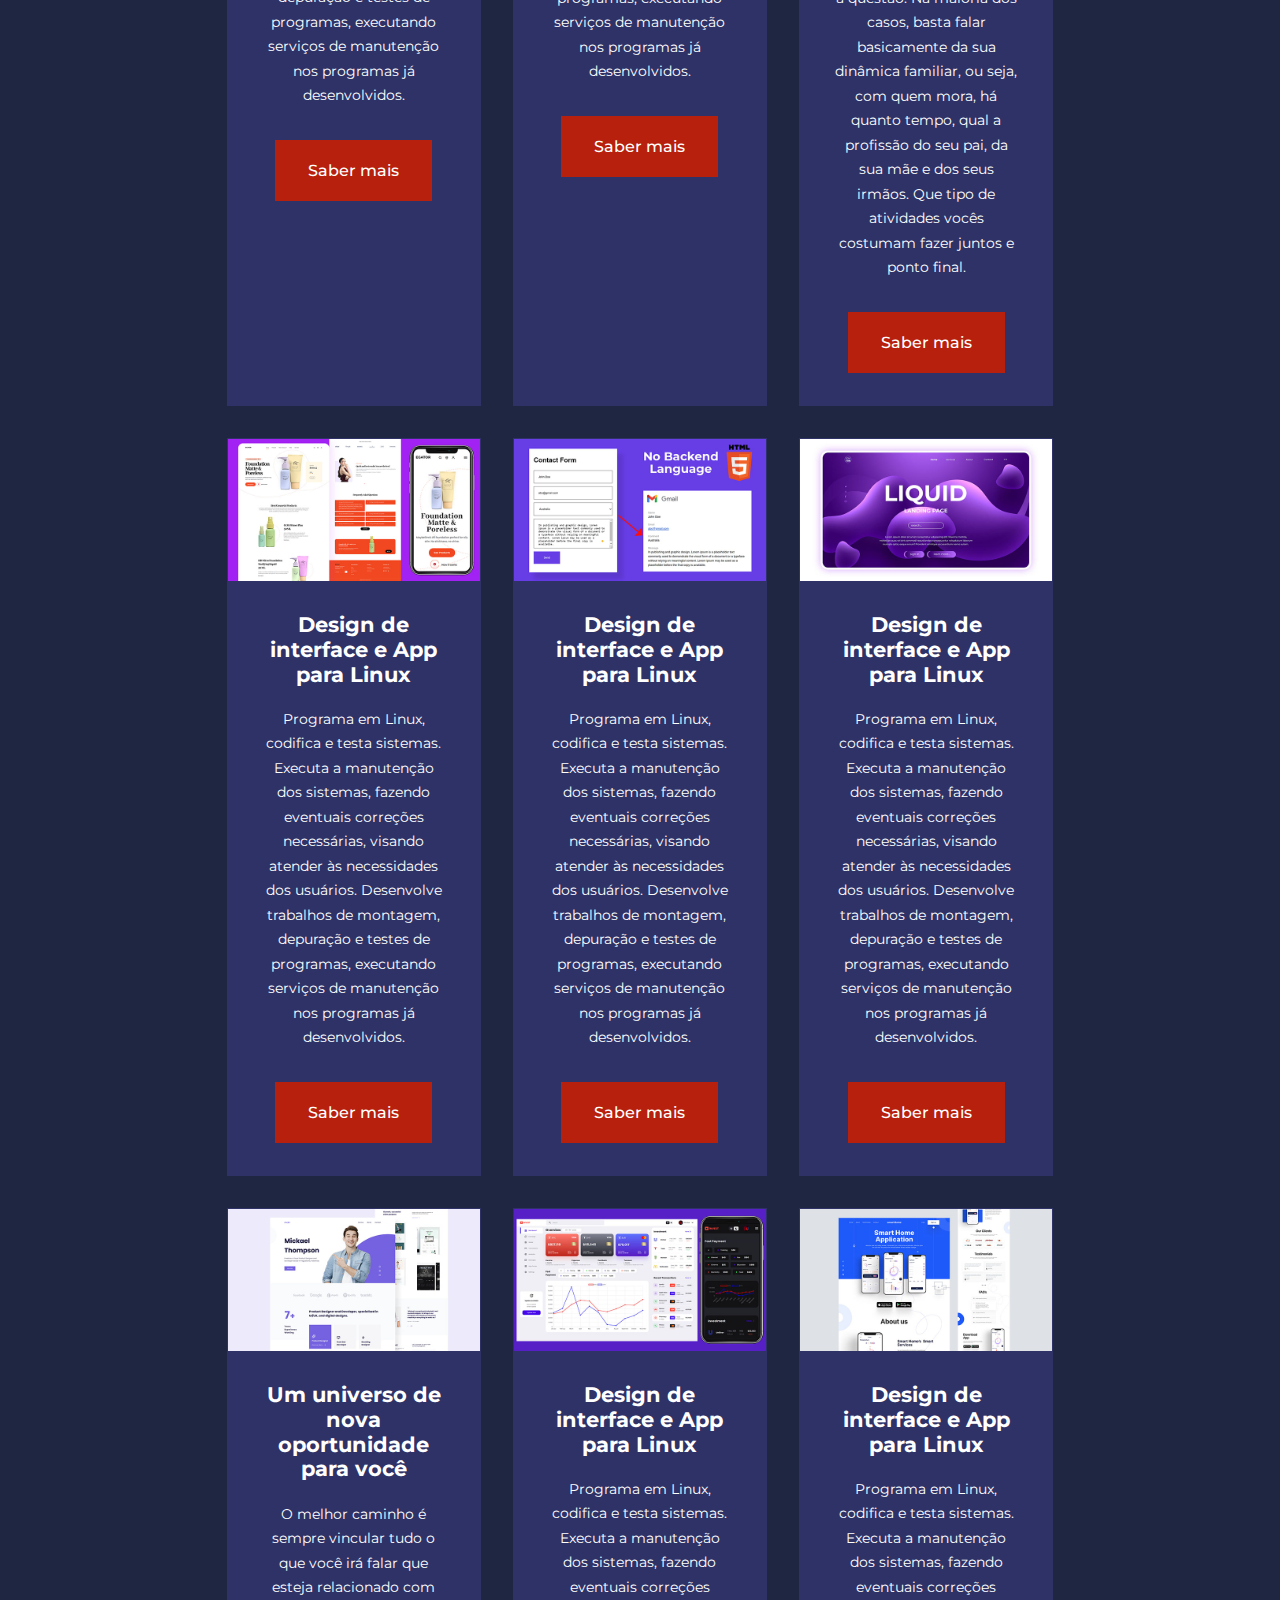
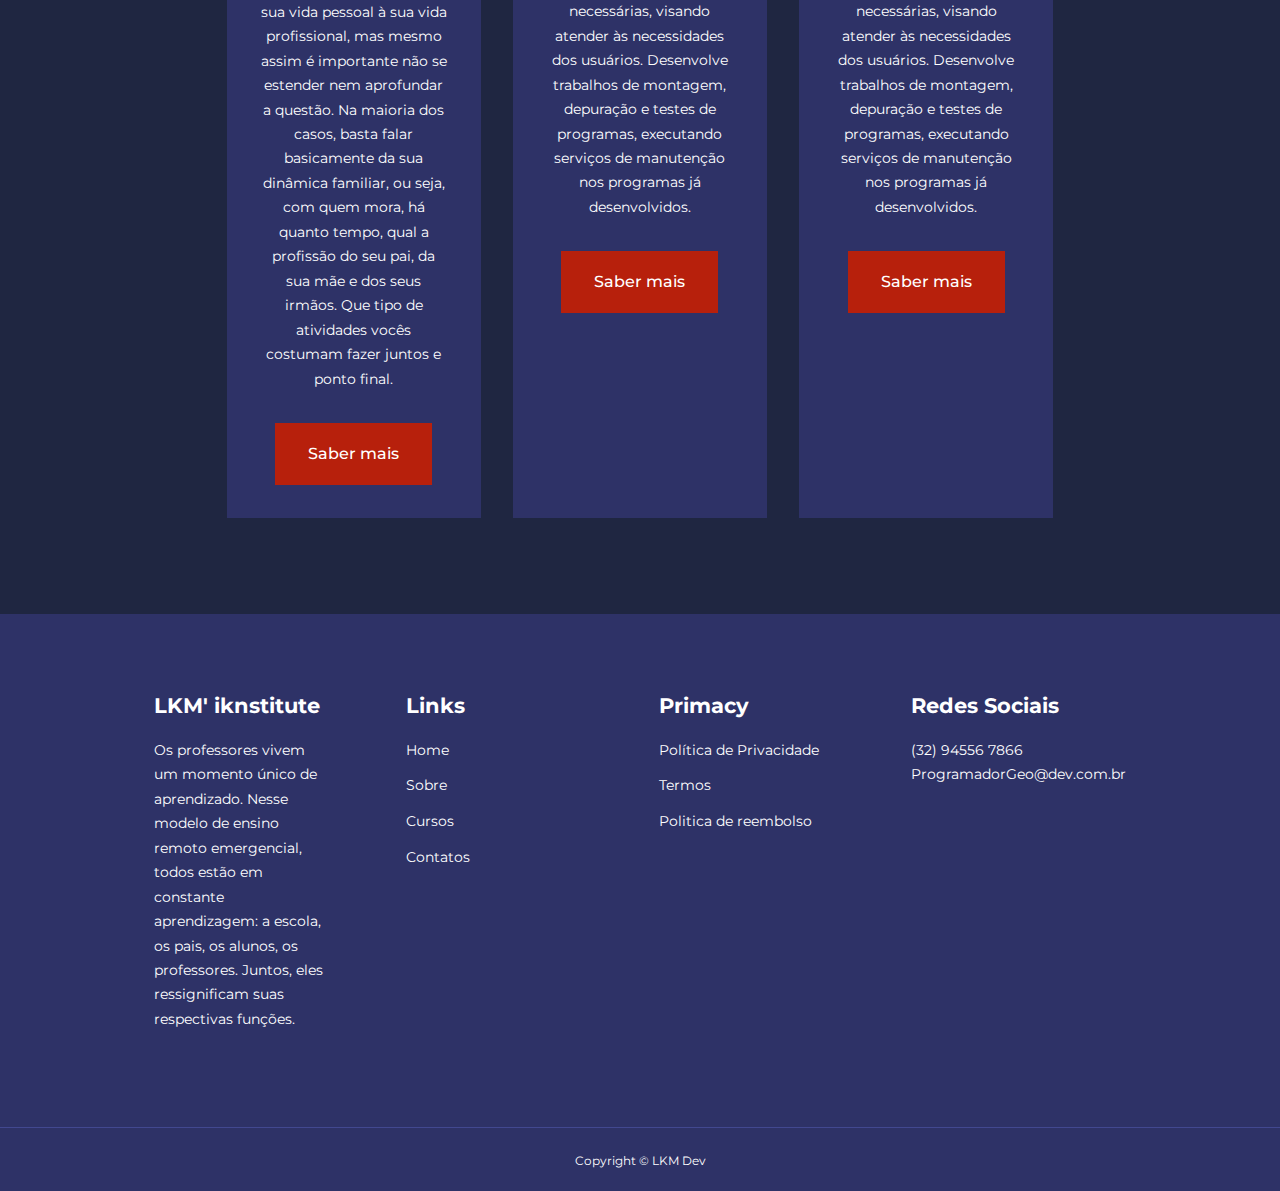
<file: courses.html>
<!DOCTYPE html>
<html lang="en">
  <head>
    <meta charset="UTF-8" />
    <meta name="viewport" content="width=device-width, initial-scale=1.0" />
    <title>Instituição LKMG</title>

    <!-- Iconscout CDN -->
    <link
      rel="stylesheet"
      href="https://unicons.iconscout.com/release/v4.0.8/css/line.css"
    />

    <!-- Google font Montserrat -->
    <link rel="preconnect" href="https://fonts.googleapis.com" />
    <link rel="preconnect" href="https://fonts.gstatic.com" crossorigin />
    <link
      href="https://fonts.googleapis.com/css2?family=Montserrat:wght@300;400;500;600;700;800;900&family=Roboto+Mono:wght@700&family=Roboto:wght@400;700&display=swap"
      rel="stylesheet"
    />

    <link rel="stylesheet" href="./css/style.css" />
    <style>
      .courses {
        margin-top: 1rem;
      }
    </style>
  </head>
  <body>
    <nav>
      <div class="container nav__container">
        <a href="index.html">LKM' Institute </a>
        <ul class="nav__menu">
          <li><a href="index.html">Home</a></li>
          <li><a href="about.html">Sobre</a></li>
          <li><a href="courses.html">Cursos</a></li>
          <li><a href="contact.html">Contatos</a></li>
        </ul>
        <button id="open-menu-btn"><i class="uil uil-bars"></i></button>
        <button id="close-menu-btn"><i class="uil uil-multiply"></i></button>
      </div>
    </nav>

    <!-- End of Navbar -->

    <section class="courses">
      <h2>Nossos cursos populares</h2>
      <div class="container courses__container">
        <article class="course">
          <div class="course__image">
            <img src="./images/course1.jpg" alt="" />
          </div>
          <div class="course__info">
            <h4>
              Design de interface de usuário de site de mídia social responsivo
            </h4>
            <p>
              São que os meios por onde as marcas realizam a comunicação,
              compartilham conteúdo e interagem com seu público. Mas, redes
              sociais, blogs e sites não fazem isso sozinhos.
            </p>
            <a href="courses.html" class="btn btn-primary"> Saber mais </a>
          </div>
        </article>

        <article class="course">
          <div class="course__image">
            <img src="./images/course2.jpg" alt="" />
          </div>
          <div class="course__info">
            <h4>Design responsivo de site para Android / IOs</h4>
            <p>
              Executa a manutenção dos sistemas, fazendo eventuais correções
              necessárias, visando atender às necessidades dos usuários.
              Desenvolve trabalhos de montagem, depuração e testes de programas,
              executando serviços de manutenção nos programas já desenvolvidos.
            </p>
            <a href="courses.html" class="btn btn-primary"> Saber mais </a>
          </div>
        </article>

        <article class="course">
          <div class="course__image">
            <img src="./images/course3.jpg" alt="" />
          </div>
          <div class="course__info">
            <h4>Design de interface e App para Linux</h4>
            <p>
              Programa em Linux, codifica e testa sistemas. Executa a manutenção
              dos sistemas, fazendo eventuais correções necessárias, visando
              atender às necessidades dos usuários. Desenvolve trabalhos de
              montagem, depuração e testes de programas, executando serviços de
              manutenção nos programas já desenvolvidos.
            </p>
            <a href="courses.html" class="btn btn-primary"> Saber mais </a>
          </div>
        </article>

        <article class="course">
          <div class="course__image">
            <img src="./images/course4.jpg" alt="" />
          </div>
          <div class="course__info">
            <h4>Design de interface centralizado</h4>
            <p>
              Depois de dominar a habilidade de definir um bom espaçamento na
              sua interface você precisará saber como organizar cada elemento da
              interface. Dessa maneira você conseguirá criar interfaces com uma
              aparência organizada e limpa. Às vezes uma interface não precisa
              ser bonita e elegante, basta ter uma atenção dedicada ao
              alinhamento e espaço. Existem vários tipos e maneiras de alinhar
              os elementos de uma interface, sendo eles…
            </p>
            <a href="courses.html" class="btn btn-primary"> Saber mais </a>
          </div>
        </article>
        <article class="course">
          <div class="course__image">
            <img src="./images/course5.jpg" alt="" />
          </div>
          <div class="course__info">
            <h4>Um universo de nova oportunidade para você</h4>
            <p>
              O melhor caminho é sempre vincular tudo o que você irá falar que
              esteja relacionado com sua vida pessoal à sua vida profissional,
              mas mesmo assim é importante não se estender nem aprofundar a
              questão. Na maioria dos casos, basta falar basicamente da sua
              dinâmica familiar, ou seja, com quem mora, há quanto tempo, qual a
              profissão do seu pai, da sua mãe e dos seus irmãos. Que tipo de
              atividades vocês costumam fazer juntos e ponto final.
            </p>
            <a href="courses.html" class="btn btn-primary"> Saber mais </a>
          </div>
        </article>
        <article class="course">
          <div class="course__image">
            <img src="./images/course6.jpg" alt="" />
          </div>
          <div class="course__info">
            <h4>Design de interface e App para Linux</h4>
            <p>
              Programa em Linux, codifica e testa sistemas. Executa a manutenção
              dos sistemas, fazendo eventuais correções necessárias, visando
              atender às necessidades dos usuários. Desenvolve trabalhos de
              montagem, depuração e testes de programas, executando serviços de
              manutenção nos programas já desenvolvidos.
            </p>
            <a href="courses.html" class="btn btn-primary"> Saber mais </a>
          </div>
        </article>
        <article class="course">
          <div class="course__image">
            <img src="./images/course7.jpg" alt="" />
          </div>
          <div class="course__info">
            <h4>
              Design de interface de usuário de site de mídia social responsivo
            </h4>
            <p>
              São que os meios por onde as marcas realizam a comunicação,
              compartilham conteúdo e interagem com seu público. Mas, redes
              sociais, blogs e sites não fazem isso sozinhos.
            </p>
            <a href="courses.html" class="btn btn-primary"> Saber mais </a>
          </div>
        </article>
        <article class="course">
          <div class="course__image">
            <img src="./images/course8.jpg" alt="" />
          </div>
          <div class="course__info">
            <h4>Design de interface e App para Linux</h4>
            <p>
              Programa em Linux, codifica e testa sistemas. Executa a manutenção
              dos sistemas, fazendo eventuais correções necessárias, visando
              atender às necessidades dos usuários. Desenvolve trabalhos de
              montagem, depuração e testes de programas, executando serviços de
              manutenção nos programas já desenvolvidos.
            </p>
            <a href="courses.html" class="btn btn-primary"> Saber mais </a>
          </div>
        </article>
        <article class="course">
          <div class="course__image">
            <img src="./images/course9.jpg" alt="" />
          </div>
          <div class="course__info">
            <h4>Design responsivo de site para Android / IOs</h4>
            <p>
              Executa a manutenção dos sistemas, fazendo eventuais correções
              necessárias, visando atender às necessidades dos usuários.
              Desenvolve trabalhos de montagem, depuração e testes de programas,
              executando serviços de manutenção nos programas já desenvolvidos.
            </p>
            <a href="courses.html" class="btn btn-primary"> Saber mais </a>
          </div>
        </article>
        <article class="course">
          <div class="course__image">
            <img src="./images/course10.jpg" alt="" />
          </div>
          <div class="course__info">
            <h4>Design de interface e App para Linux</h4>
            <p>
              Programa em Linux, codifica e testa sistemas. Executa a manutenção
              dos sistemas, fazendo eventuais correções necessárias, visando
              atender às necessidades dos usuários. Desenvolve trabalhos de
              montagem, depuração e testes de programas, executando serviços de
              manutenção nos programas já desenvolvidos.
            </p>
            <a href="courses.html" class="btn btn-primary"> Saber mais </a>
          </div>
        </article>
        <article class="course">
          <div class="course__image">
            <img src="./images/course11.jpg" alt="" />
          </div>
          <div class="course__info">
            <h4>Design responsivo de site para Android / IOs</h4>
            <p>
              Executa a manutenção dos sistemas, fazendo eventuais correções
              necessárias, visando atender às necessidades dos usuários.
              Desenvolve trabalhos de montagem, depuração e testes de programas,
              executando serviços de manutenção nos programas já desenvolvidos.
            </p>
            <a href="courses.html" class="btn btn-primary"> Saber mais </a>
          </div>
        </article>
        <article class="course">
          <div class="course__image">
            <img src="./images/course12.jpg" alt="" />
          </div>
          <div class="course__info">
            <h4>Um universo de nova oportunidade para você</h4>
            <p>
              O melhor caminho é sempre vincular tudo o que você irá falar que
              esteja relacionado com sua vida pessoal à sua vida profissional,
              mas mesmo assim é importante não se estender nem aprofundar a
              questão. Na maioria dos casos, basta falar basicamente da sua
              dinâmica familiar, ou seja, com quem mora, há quanto tempo, qual a
              profissão do seu pai, da sua mãe e dos seus irmãos. Que tipo de
              atividades vocês costumam fazer juntos e ponto final.
            </p>
            <a href="courses.html" class="btn btn-primary"> Saber mais </a>
          </div>
        </article>
        <article class="course">
          <div class="course__image">
            <img src="./images/course13.jpg" alt="" />
          </div>
          <div class="course__info">
            <h4>Design de interface e App para Linux</h4>
            <p>
              Programa em Linux, codifica e testa sistemas. Executa a manutenção
              dos sistemas, fazendo eventuais correções necessárias, visando
              atender às necessidades dos usuários. Desenvolve trabalhos de
              montagem, depuração e testes de programas, executando serviços de
              manutenção nos programas já desenvolvidos.
            </p>
            <a href="courses.html" class="btn btn-primary"> Saber mais </a>
          </div>
        </article>
        <article class="course">
          <div class="course__image">
            <img src="./images/course14.jpg" alt="" />
          </div>
          <div class="course__info">
            <h4>Design de interface e App para Linux</h4>
            <p>
              Programa em Linux, codifica e testa sistemas. Executa a manutenção
              dos sistemas, fazendo eventuais correções necessárias, visando
              atender às necessidades dos usuários. Desenvolve trabalhos de
              montagem, depuração e testes de programas, executando serviços de
              manutenção nos programas já desenvolvidos.
            </p>
            <a href="courses.html" class="btn btn-primary"> Saber mais </a>
          </div>
        </article>
        <article class="course">
          <div class="course__image">
            <img src="./images/course15.jpg" alt="" />
          </div>
          <div class="course__info">
            <h4>Design de interface e App para Linux</h4>
            <p>
              Programa em Linux, codifica e testa sistemas. Executa a manutenção
              dos sistemas, fazendo eventuais correções necessárias, visando
              atender às necessidades dos usuários. Desenvolve trabalhos de
              montagem, depuração e testes de programas, executando serviços de
              manutenção nos programas já desenvolvidos.
            </p>
            <a href="courses.html" class="btn btn-primary"> Saber mais </a>
          </div>
        </article>
        <article class="course">
          <div class="course__image">
            <img src="./images/course16.jpg" alt="" />
          </div>
          <div class="course__info">
            <h4>Um universo de nova oportunidade para você</h4>
            <p>
              O melhor caminho é sempre vincular tudo o que você irá falar que
              esteja relacionado com sua vida pessoal à sua vida profissional,
              mas mesmo assim é importante não se estender nem aprofundar a
              questão. Na maioria dos casos, basta falar basicamente da sua
              dinâmica familiar, ou seja, com quem mora, há quanto tempo, qual a
              profissão do seu pai, da sua mãe e dos seus irmãos. Que tipo de
              atividades vocês costumam fazer juntos e ponto final.
            </p>
            <a href="courses.html" class="btn btn-primary"> Saber mais </a>
          </div>
        </article>
        <article class="course">
          <div class="course__image">
            <img src="./images/course17.jpg" alt="" />
          </div>
          <div class="course__info">
            <h4>Design de interface e App para Linux</h4>
            <p>
              Programa em Linux, codifica e testa sistemas. Executa a manutenção
              dos sistemas, fazendo eventuais correções necessárias, visando
              atender às necessidades dos usuários. Desenvolve trabalhos de
              montagem, depuração e testes de programas, executando serviços de
              manutenção nos programas já desenvolvidos.
            </p>
            <a href="courses.html" class="btn btn-primary"> Saber mais </a>
          </div>
        </article>
        <article class="course">
          <div class="course__image">
            <img src="./images/course18.jpg" alt="" />
          </div>
          <div class="course__info">
            <h4>Design de interface e App para Linux</h4>
            <p>
              Programa em Linux, codifica e testa sistemas. Executa a manutenção
              dos sistemas, fazendo eventuais correções necessárias, visando
              atender às necessidades dos usuários. Desenvolve trabalhos de
              montagem, depuração e testes de programas, executando serviços de
              manutenção nos programas já desenvolvidos.
            </p>
            <a href="courses.html" class="btn btn-primary"> Saber mais </a>
          </div>
        </article>
      </div>
    </section>
    <!-- End of Courses -->

    <footer class="footer">
      <div class="container footer__container">
        <div class="footer__1">
          <a href="index.html" class="footer__logo"><h4>LKM' iknstitute</h4></a>
          <p>
            Os professores vivem um momento único de aprendizado. Nesse modelo
            de ensino remoto emergencial, todos estão em constante aprendizagem:
            a escola, os pais, os alunos, os professores. Juntos, eles
            ressignificam suas respectivas funções.
          </p>
        </div>

        <div class="footer__2">
          <h4>Links</h4>
          <ul class="permalinks">
            <li><a href="index.html">Home</a></li>
            <li><a href="about.html">Sobre</a></li>
            <li><a href="courses.html">Cursos</a></li>
            <li><a href="contact.html">Contatos</a></li>
          </ul>
        </div>

        <div class="footer__3">
          <h4>Primacy</h4>
          <ul class="privacy">
            <li><a href="#">Política de Privacidade</a></li>
            <li><a href="#"> Termos</a></li>
            <li><a href="#">Politica de reembolso</a></li>
          </ul>
        </div>

        <div class="footer__4">
          <h4>Redes Sociais</h4>
          <div>
            <p>(32) 94556 7866</p>
            <p>ProgramadorGeo@dev.com.br</p>
          </div>

          <ul class="footer__socials">
            <li>
              <a href="#"><i class="uil uil-facebook-f"></i></a>
            </li>
            <li>
              <a href="#"><i class="uil uil-instagram-alt"></i></a>
            </li>
            <li>
              <a href="#"><i class="uil uil-twitter"></i></a>
            </li>
            <li>
              <a href="#"><i class="uil uil-linkedin-alt"></i></a>
            </li>
          </ul>
        </div>
      </div>
      <div class="footer__copyright">
        <small> Copyright &copy; LKM Dev</small>
      </div>
    </footer>
  </body>
</html>
</file>
<file: css/style.css>
* {
    margin: 0;
    padding: 0;
    border: 0;
    outline: 0;
    text-decoration: none;
    list-style: none;
    box-sizing: border-box;
}

:root {
    --color-primary: #ff8563;
    --color-success: #3e8271;
    --color-warning: #54410e;
    --color-danger: #b7200c;
    --color-danger-variant: rgba(247, 88, 66, 0.4);
    --color-white: #fff;
    --color-light: rgba(255, 255, 255, 0.7);
    --color-black: #000;
    --color-bg: #1f2641;
    --color-bg1: #2e3267;
    --color-bg2: #424890;

    --container-width-lg: 76%;
    --container-width-md: 90%;
    --container-width-sm: 94%;

    --transition: all 400ms ease;

}

body {
    font-family: 'Montserrat', sans-serif;
    line-height: 1.7;
    color: var(--color-white);
    background: var(--color-bg);
}

.container {
    width: var(--container-width-lg);
    margin: 0 auto;
}

section {
    padding: 6rem;
}

section h2 {
    text-align: center;
    margin-bottom: 4rem;
}

h1,
h2,
h3,
h4,
h5 {
    line-height: 1.2;
}

h1 {
    font-size: 2.4rem;
}

h2 {
    font-size: 2rem;
}

h3 {
    font-size: 1.6rem;
}

h4 {
    font-size: 1.3rem;
}

a {
    color: var(--color-white);
}

img {
    width: 100%;
    display: block;
    object-fit: cover;
}

.btn {
    display: inline-block;
    background-color: var(--color-white);
    color: var(--color-black);
    padding: 1rem 2rem;
    border: 1px solid transparent;
    font-weight: 500;
    transition: var(--transition);
}

.btn:hover {
    background-color: transparent;
    color: var(--color-white);
    border-color: var(--color-white);
}

.btn-primary {
    background-color: var(--color-danger);
    color: var(--color-white);
}


/* NavBar */
nav {
    background-color: transparent;
    width: 100vw;
    height: 5rem;
    position: fixed;
    top: 0;
    z-index: 11;
}

/* Navbar using JS */
.window.scroll {
    background-color: var(--color-primary);
    box-shadow: 0 1rem 2rem rgba(0, 0, 0, 0.3);
}

.nav__container {
    height: 100%;
    display: flex;
    justify-content: space-between;
    align-items: center;
    background-color: var(--color-primary);
}

nav button {
    display: none;
}

.nav__menu {
    display: flex;
    align-items: center;
    gap: 4rem;
}

.nav__menu a {
    font-size: 0.9rem;
    transition: var(--transition);
}

.nav__menu a:hover {
    color: var(--color-bg2);
}

/* Header */

header {
    position: relative;
    top: 5rem;
    overflow: hidden;
    margin-bottom: 5rem;
}

.header__container {
    display: grid;
    grid-template-columns: 1fr 1fr;
    align-items: center;
    gap: 5rem;
    height: 100%;
}

.header__left p {
    margin: 1rem 0 2.4rem;

}


/* Categories */
.categories {
    background-color: var(--color-bg1);
    height: 29rem;
}

.categories h1 {
    line-height: 1;
    margin-bottom: 3rem;
}

.categories__container {
    display: grid;
    grid-template-columns: 40% 60%;
}

.categories__left {
    margin-right: 4rem;
}

.categories__left p {
    margin: 1 rem 0 3rem;
}

.categories__right {
    display: grid;
    grid-template-columns: repeat(3, 1fr);
    gap: 1.2rem;
}

.category {
    background-color: var(--color-bg2);
    padding: 2rem;
    border-radius: 2rem;
    transition: var(--transition);
}

.category:hover {
    box-shadow: 0 3rem 3rem rgba(0, 0, 0, 0.3);
    z-index: 1;
}

.category:nth-child(2) .category__icon {
    background-color: var(--color-danger);
}

.category:nth-child(3) .category__icon {
    background-color: var(--color-success);
}

.category:nth-child(4) .category__icon {
    background-color: var(--color-warning);
}

.category:nth-child(5) .category__icon {
    background-color: var(--color-success);
}

.category__icon {
    background-color: var(--color-primary);
    padding: 0.7rem;
    border-radius: 0.9rem;
}

.category h5 {
    margin: 2rem 0 1rem;
}

.category p {
    font-size: 0.85rem;
}

/* Popular Courses */
.courses {
    margin-top: 10rem;
}

.courses__container {
    display: grid;
    grid-template-columns: repeat(3, 1fr);
    gap: 2rem;
}

.course {
    background-color: var(--color-bg1);
    text-align: center;
    border: 1px solid transparent;
    transition: var(--transition);
}

.course:hover {
    background-color: transparent;
    border-color: var(--color-primary);
}

.course__info {
    padding: 2rem;
}

.course__info p {
    margin: 1.2rem 0 2rem;
    font-size: 0.9rem;
}

/* Faqs */
.faqs {
    background-color: var(--color-bg1);
    box-shadow: inset 0 0 3rem rgba(0, 0, 0, 0.5);
}

.faqs__container {
    display: grid;
    grid-template-columns: 1fr 1fr;
    gap: 1rem;
}

.faq {
    padding: 2rem;
    display: flex;
    align-items: center;
    gap: 1.4rem;
    height: fit-content;
    background-color: var(--color-primary);
    cursor: pointer;
}

.faq h4 {
    font-size: 1rem;
    line-height: 2.2;
}

.faq__icon {
    align-self: flex-start;
    font-size: 1.2rem;
}

.faq p {
    margin-top: 0.8rem;
    display: none;
}

.faq.open p {
    display: block;
}

/* testimonials */
.testimonials_Container {
    overflow-x: hidden;
    position: relative;
    margin-bottom: 5rem;
}

.testimonial {
    padding-top: 2rem;
}

.avatar {
    width: 6rem;
    height: 6rem;
    border-radius: 50%;
    overflow: hidden;
    margin: 0 auto 1rem;
    border: 1rem solid var(--color-bg1);
}

.testimonial__info {
    text-align: center;

}

.testimonial__body {
    background-color: var(--color-primary);
    padding: 3rem;
    margin-top: 3rem;
    position: relative;
}

.testimonial__body::before {
    content: "";
    display: block;
    background: linear-gradient(135deg, transparent, var(--color-primary), var(--color-primary), var(--color-primary));
    width: 3rem;
    height: 3rem;
    position: absolute;
    left: 50%;
    top: -1.5rem;
    transform: rotate(45deg);
}

/* footer */

footer {
    background: var(--color-bg1);
    padding-top: 5rem;
    font-size: 0.9rem;
}

.footer__container {
    display: grid;
    grid-template-columns: repeat(4, 1fr);
    gap: 5rem;
}

.footer__container>div h4 {
    margin-bottom: 1.2rem;
}

.footer__1 p {
    margin: 0 0 2rem;
}

footer ul li {
    margin-bottom: 0.7rem;
}

footer ul li a:hover {
    text-decoration: underline;
}

.footer__socials {
    display: flex;
    gap: 1rem;
    font-size: 1.2rem;
    margin-top: 2rem;
}

.footer__copyright {
    text-align: center;
    margin-top: 4rem;
    padding: 1.2rem 0;
    border-top: 1px solid var(--color-bg2);
}


/* Media queries (tablets) */
@media screen and (max-width: 1024px) {
    .container {
        width: var(--container-width-md);
    }

    h1 {
        font-size: 2.2rem;
    }

    h2 {
        font-size: 1.7rem;
    }

    h3 {
        font-size: 1.4rem;
    }

    h4 {
        font-size: 1.2rem;
    }

    /* Navbar */
    nav button {
        display: inline-block;
        background-color: transparent;
        font-size: 1.8rem;
        color: var(--color-white);
        cursor: pointer;
    }

    nav button#close-menu-btn {
        display: none;
    }

    .nav__menu {
        position: fixed;
        top: 5rem;
        right: 5%;
        height: fit-content;
        width: 18rem;
        flex-direction: column;
        gap: 0;
        display: none;
    }

    .nav__menu li {
        width: 100%;
        height: 5.8rem;
        animation: animateNavItems 400ms linear forwards;
        transform-origin: top right;
        opacity: 0;
    }

    .nav__menu li:nth-child(2) {
        animation-delay: 200ms;
    }

    .nav__menu li:nth-child(3) {
        animation-delay: 300ms;
    }

    .nav__menu li:nth-child(3) {
        animation-delay: 400ms;
    }

    @keyframes animateNavItems {
        0% {
            transform: rotateZ(-90deg) rotateX(90deg) scale(0.1);
        }

        100% {
            transform: rotate(0) rotateX(0) scale(1);
            opacity: 1;
        }
    }

    .nav__menu li a {
        background-color: var(--color-primary);
        box-shadow: -4rem 6rem 10rem rgba(0, 0, 0, 0.6);
        width: 100%;
        height: 100%;
        display: grid;
        place-items: center;
    }

    .nav__menu li a:hover {
        background: var(--color-bg2);
        color: var(--color-white);
    }



    /* header */
    header {
        height: 52vh;
        margin-bottom: 4rem;
    }

    .header__container {
        gap: 0;
        padding-bottom: 3rem;
    }

    /* Category */
    .categories {
        height: auto;
    }

    .categories__container {
        grid-template-columns: 1fr;
        gap: 3rem;
    }

    .categories__left {
        margin-right: 0;
    }

    /* Popular courses */
    .courses {
        margin-top: 0;
    }

    .courses__container {
        grid-template-columns: 1fr 1fr;
    }

    /* Faqs */
    .faqs__container {
        grid-template-columns: 1fr;
    }

    .faq {
        padding: 1.5rem;
    }

    /* Footer */
    .footer__container {
        grid-template-columns: 1fr 1fr;
    }
}

/* ==Media queries (Phones) == */
@media screen and (max-width: 600px) {
    .container {
        width: var(--container-width-sm);
    }

    /* Navbar */
    .nav__menu {
        right: 3%;
    }

    header {
        height: 100vh;
    }

    .header__container {
        grid-template-columns: 1fr;
        text-align: center;
        margin-top: -2rem;
    }

    .header__left p {
        margin-bottom: 1.3rem;
    }

    /* Categories */

    .categories__right {
        grid-template-columns: 1fr 1fr;
        gap: 0.7rem;
    }

    .category {
        padding: 1rem;
        border-radius: 1rem;
    }

    .category__icon {
        margin-top: 4px;
        display: inline-block;
    }

    /* Popular courses */
    .courses__container {
        grid-template-columns: 1fr;
    }

    /* Testimonials */
    .testimonial__body {
        padding: 1.2rem;
    }

    /* Footer */
    .footer__container{
        grid-template-columns: 1fr;
        text-align: center;
        gap: 2rem;
    }

    .footer__1 p {
        margin: 1rem auto;
    }

    .footer__socials {
        justify-content: center;
    }
}
</file>
<file: css/about.css>
/* Achievements */
.about__achievements {
    margin-top: 3rem;
}

.about__achievements-container {
    display: grid;
    grid-template-columns: 40% 60%;
    gap: 5rem;
}
.about__achievements-right > p {
    margin: 1.6rem 0 2.5rem;
}

.achievements__cards {
    display: grid;
    grid-template-columns: repeat(3, 1fr);
    gap: 1.5rem;
}

.achievement__card {
    background-color: var(--color-bg1);
    padding: 1.6rem;
    border-radius: 1rem;
    text-align: center;
}

.achievement__card:hover {
    background: var(--color-bg2);
    box-shadow: 0 3rem 3rem rgba(0,0, 0, 0.3);
    transition: var(--transform);
}

.achievement__icon {
    background: var(--color-danger);
    padding: 0.6rem;
    border-radius: 1rem;
    display: inline-block;
    margin-bottom: 2rem;
    font-size: 2rem;
}

.achievement__card:nth-child(2) .achievement__icon { 
    background: var(--color-success);
}

.achievement__card:nth-child(3) .achievement__icon { 
    background: var(--color-primary);
}

.achievement__card p {
    margin-top: 1rem;
}

/* Team */
.team {
    background: var(--color-bg1);
    box-shadow: inset 0 0 3rem rgba(0,0, 0, 0.5);
}

.team__container {
    display: grid;
    grid-template-columns: repeat(4, 1fr);
    gap: 2rem;
}

.team__member {
    background: var(--color-bg2);
    padding: 2rem;
    border: 1px solid transparent;
    transition: var(--transition);
    position: relative;
    overflow: hidden;
}

.team__member:hover {
    background: transparent;
    border-color: var(--color-primary);
}


.team__member-image img{
    filter: saturate(0);
}

.team__member:hover img {
    filter: saturate(1);
}

.team__member-info * {
    text-align: center;
    margin-top: 1.4rem;
}

.team__member-info p {
    color: var(--color-light);
}

.team__member-socials {
    position: absolute;
    top: 50%;
    transform: translateY(-50%);
    right: -100%;
    display: flex;
    flex-direction: column;
    background-color: var(--color-primary);
    border-radius: 1rem 0 0 1rem;
    box-shadow: -2rem 0 2rem rgba(0,0, 0, 0.3);
    transition: var(--transition);
}

.team__member:hover .team__member-socials {
    right: 0;
}

.team__member-socials a {
    padding: 1rem;
}



/* Media Queries */
@media screen and (max-width: 1024px) {
    .about__achievements {
        margin-top: 2rem;
    }

    .about__achievements-container {
        grid-template-columns: 1fr;
        gap: 4rem;
    }
    .about__achievements-left {
        width: 80%;
        margin: 0 auto;
    }
    .team__container {
        grid-template-columns: repeat(3, 1fr);
        gap: 1.5rem;
    }
    .team__member {
        padding: 1rem;
    }
}

/* Media Queries (Tablets) */

@media screen and (max-width: 600px) {
    .achievements__cards{
       grid-template-columns: 1fr 1fr;
       gap: 0.7rem;
    }  
    .team__container {
        grid-template-columns: 1fr 1fr;
        gap: 0.7rem;
    }

    .team__member{
        padding: 0;
    }

    .team__member p {
        margin-bottom: 1.5rem;
    }
}
</file>
<file: css/contact.css>
.contact__container {
    background-color: var(--color-bg1);
    padding: 4rem;
    display: grid;
    grid-template-columns: 40% 60%;
    gap: 4rem;
    height: 30rem;
    margin: 7rem auto ;
    border-radius: 1rem;
}

/* Aside */
.contact__aside {
    background-color: var(--color-primary);
    padding: 3rem;
    border-radius: 1rem;
    position: relative;
    bottom: 10rem;
}

.aside__image {
    width: 12rem;
    margin-bottom: 2rem;
}

.contact__aside h2 {
    text-align: left;
    margin-bottom: 1rem;
}

.contact__aside p {
    font-size: 0.9rem;
    margin-bottom: 2rem;
}

.contact__details li{
    display: flex;
    gap: 1rem;
    align-items: center;
    margin-bottom: 1rem;
}

.contact__socials {
    display: flex;
    gap: 0.8rem;
    margin-top: 3rem;
}

.contact__socials a { 
    background-color: var(--color-bg2);
    padding: 0.5rem;
    border-radius: 50%;
    font-size: 0.9rem;
    transition: var(--transition);
}

.contact__socials a:hover {
    background-color: transparent;
}

/* Form */
.contact__form {
    display: flex;
    flex-direction: column;
    gap: 1.2rem;
    margin-right: 4rem;
}

.form__name {
    display: flex;
    gap: 1.2rem;
}

.contact__form input[type="text"] {
    width: 50%;
}

input, textarea {
    width: 100%;
    padding: 1rem;
    background-color: var(--color-bg);
    color: var(--color-white);
}

.contact__form .btn {
    width: max-content;
    margin-top: 1rem;
    cursor: pointer;
}

/* Media queries Tablet */
@media screen and (max-width: 1024px){
    .contact{
        padding: 0;
    }

    .contact__container{
        gap: 1.5rem;
        margin-top: 3rem;
        height: auto;
        padding: 1.5rem;
    }
    .contact__aside{
        width: auto;
        padding: 1.5rem;
        bottom: 0;
    }
    .contact__form{
        align-self: center;
        margin-right: 1.5rem;
    }
}

/* Media Queries Phone */
@media screen and (max-width: 600px){ 
    .contact__container {
        grid-template-columns: 1fr;
        gap: 3rem;
        margin-top: 0;
        padding: 0;
    }

    .contact__form {
        margin: 0 1.5rem 3rem;
    }
    
    .form__name {
        flex-direction: column;
    }

    .form__name input[type="text"]  {
        width: 100%;
    }
}
</file>
